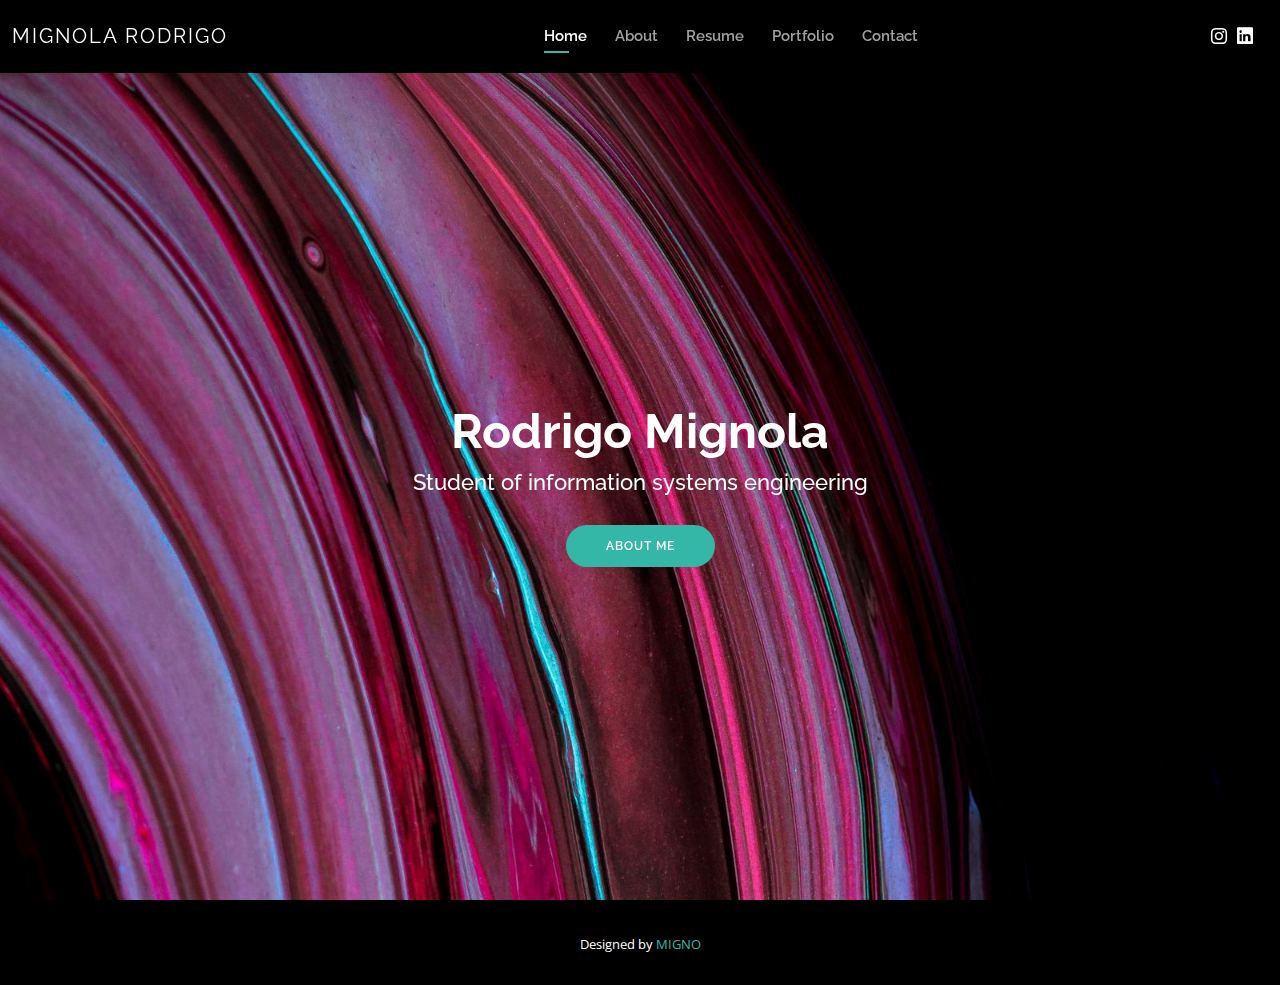
<file: index.html>
<!DOCTYPE html>
<html lang="en">

<head>
  <meta charset="utf-8">
  <meta content="width=device-width, initial-scale=1.0" name="viewport">

  <title>Rodrigo Mignola - CV</title>
  <meta content="" name="description">
  <meta content="" name="keywords">

  <!-- Favicons -->
  <link href="assets/img/LogoPage.png" rel="icon">
  <link href="assets/img/LogoPage.png" rel="apple-touch-icon">

  <!-- Google Fonts -->
  <link
    href="https://fonts.googleapis.com/css?family=Open+Sans:300,300i,400,400i,600,600i,700,700i|Raleway:300,300i,400,400i,500,500i,600,600i,700,700i|Poppins:300,300i,400,400i,500,500i,600,600i,700,700i"
    rel="stylesheet">

  <!-- Vendor CSS Files -->
  <link href="assets/vendor/aos/aos.css" rel="stylesheet">
  <link href="assets/vendor/bootstrap/css/bootstrap.min.css" rel="stylesheet">
  <link href="assets/vendor/bootstrap-icons/bootstrap-icons.css" rel="stylesheet">
  <link href="assets/vendor/boxicons/css/boxicons.min.css" rel="stylesheet">
  <link href="assets/vendor/glightbox/css/glightbox.min.css" rel="stylesheet">
  <link href="assets/vendor/swiper/swiper-bundle.min.css" rel="stylesheet">

  <!-- Template Main CSS File -->
  <link href="assets/css/style.css" rel="stylesheet">

  <!-- =======================================================
  * Template Name: Kelly - v4.3.0
  * Template URL: https://bootstrapmade.com/kelly-free-bootstrap-cv-resume-html-template/
  * Author: BootstrapMade.com
  * License: https://bootstrapmade.com/license/
  ======================================================== -->
</head>

<body>

  <!-- ======= Header ======= -->
  <header id="header" class="fixed-top">
    <div class="container-fluid d-flex justify-content-between align-items-center">

      <h1 class="logo me-auto me-lg-0"><a href="index.html">Mignola Rodrigo</a></h1>
      <!-- Uncomment below if you prefer to use an image logo -->
      <!-- <a href="index.html" class="logo"><img src="assets/img/logo.png" alt="" class="img-fluid"></a>-->

      <nav id="navbar" class="navbar order-last order-lg-0">
        <ul>
          <li><a class="active" href="index.html">Home</a></li>
          <li><a href="about.html">About</a></li>
          <li><a href="resume.html">Resume</a></li>
            <!-- <li><a href="services.html">Services</a></li> -->
            <li><a href="portfolio.html">Portfolio</a></li>
          <li><a href="contact.html">Contact</a></li>
        </ul>
        <i class="bi bi-list mobile-nav-toggle"></i>
      </nav><!-- .navbar -->

      <div class="header-social-links">
        <!-- <a href="#" class="twitter"><i class="bi bi-twitter"></i></a> -->
        <!-- <a href="#" class="facebook"><i class="bi bi-facebook"></i></a> -->
        <a href="https://www.instagram.com/rodrigomignola/?hl=es-la" class="instagram" target="_BLANK"><i class="bi bi-instagram"></i></a>
        <a href="https://www.linkedin.com/in/rmignola" class="linkedin" target="_BLANK"><i class="bi bi-linkedin"></i></i></a>
      </div>

    </div>

  </header><!-- End Header -->

  <!-- ======= Hero Section ======= -->
  <section id="hero" class="d-flex align-items-center">
    <div class="container d-flex flex-column align-items-center" data-aos="zoom-in" data-aos-delay="100">
      <h1>Rodrigo Mignola</h1>
      <h2>Student of information systems engineering</h2>
      <a href="about.html" class="btn-about">About Me</a>
    </div>
  </section><!-- End Hero -->

  <!-- ======= Footer ======= -->
  <footer id="footer">
    <div class="container">
      <!-- <div class="copyright">
        &copy; Copyright <strong><span>K</span></strong>. All Rights Reserved
      </div> -->
      <div class="credits">
                Designed by <a href="https://www.linkedin.com/in/rmignola" target="_BLANK">MIGNO</a>
      </div>
    </div>
  </footer><!-- End  Footer -->

  <div id="preloader"></div>
  <a href="#" class="back-to-top d-flex align-items-center justify-content-center"><i
      class="bi bi-arrow-up-short"></i></a>

  <!-- Vendor JS Files -->
  <script src="assets/vendor/aos/aos.js"></script>
  <script src="assets/vendor/bootstrap/js/bootstrap.bundle.min.js"></script>
  <script src="assets/vendor/glightbox/js/glightbox.min.js"></script>
  <script src="assets/vendor/isotope-layout/isotope.pkgd.min.js"></script>
  <script src="assets/vendor/php-email-form/validate.js"></script>
  <script src="assets/vendor/purecounter/purecounter.js"></script>
  <script src="assets/vendor/swiper/swiper-bundle.min.js"></script>
  <script src="assets/vendor/waypoints/noframework.waypoints.js"></script>

  <!-- Template Main JS File -->
  <script src="assets/js/main.js"></script>

</body>

</html>
</file>
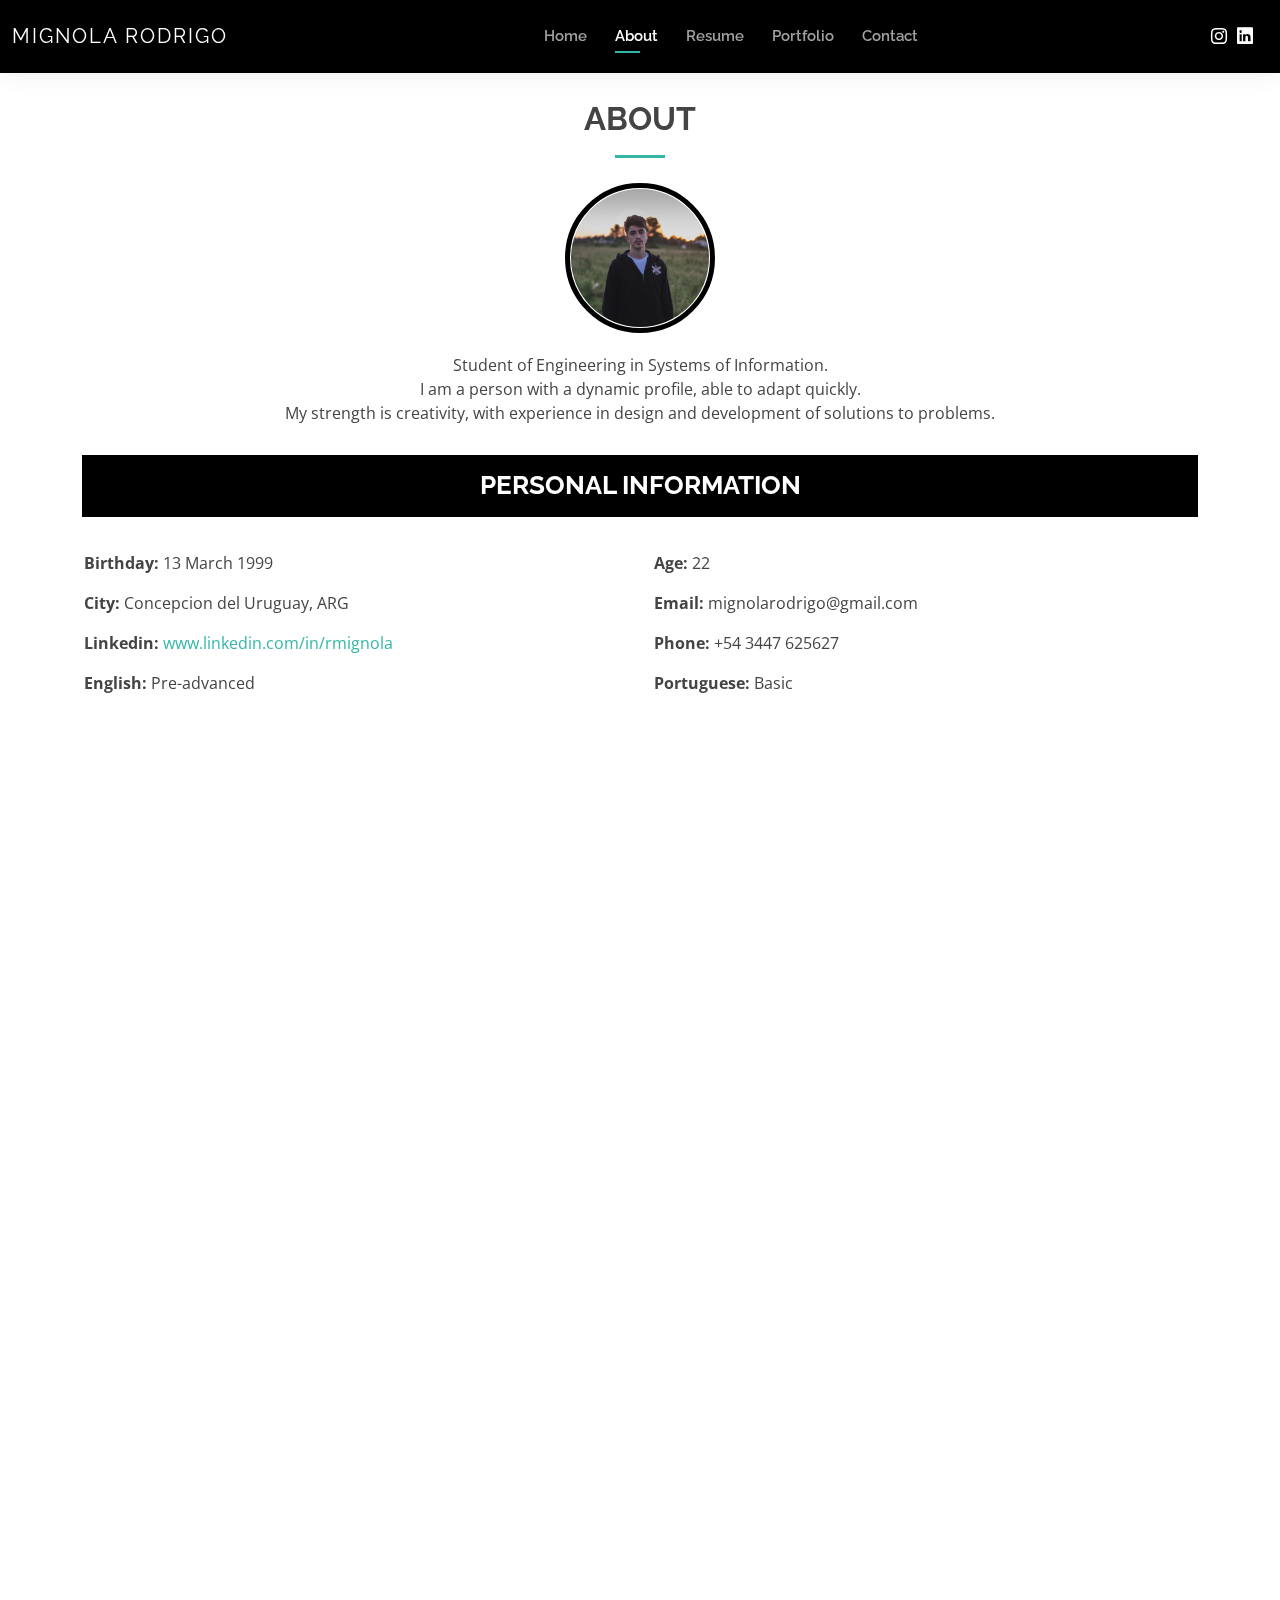
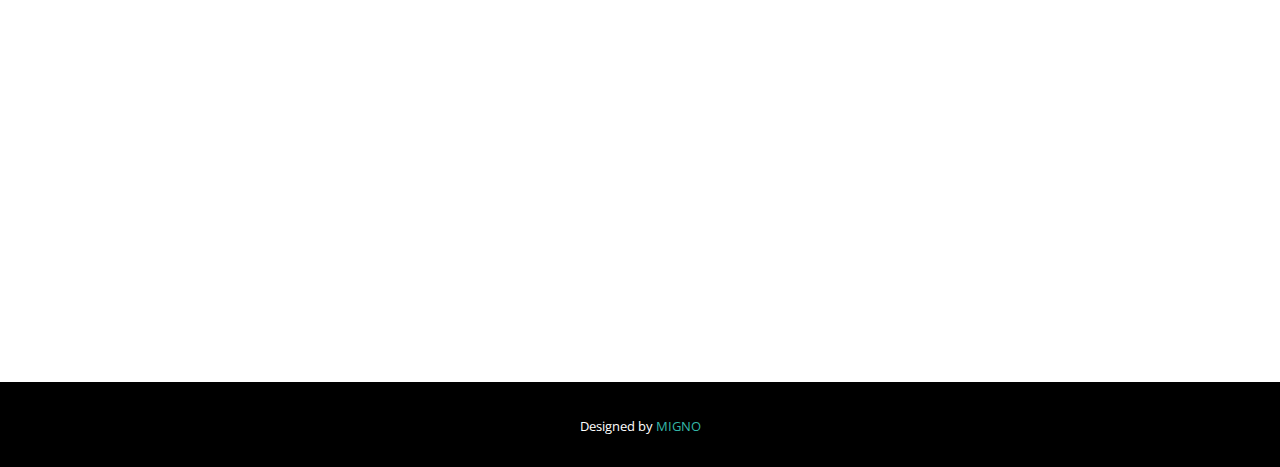
<file: about.html>
<!DOCTYPE html>
<html lang="en">

<head>
    <meta charset="utf-8">
    <meta content="width=device-width, initial-scale=1.0" name="viewport">

    <title>About - CV</title>
    <meta content="" name="description">
    <meta content="" name="keywords">

    <!-- Favicons -->
    <link href="assets/img/LogoPage.png" rel="icon">
    <link href="assets/img/LogoPage.png" rel="apple-touch-icon">

    <!-- Google Fonts -->
    <link href="https://fonts.googleapis.com/css?family=Open+Sans:300,300i,400,400i,600,600i,700,700i|Raleway:300,300i,400,400i,500,500i,600,600i,700,700i|Poppins:300,300i,400,400i,500,500i,600,600i,700,700i" rel="stylesheet">

    <!-- Vendor CSS Files -->
    <link href="assets/vendor/aos/aos.css" rel="stylesheet">
    <link href="assets/vendor/bootstrap/css/bootstrap.min.css" rel="stylesheet">
    <link href="assets/vendor/bootstrap-icons/bootstrap-icons.css" rel="stylesheet">
    <link href="assets/vendor/boxicons/css/boxicons.min.css" rel="stylesheet">
    <link href="assets/vendor/glightbox/css/glightbox.min.css" rel="stylesheet">
    <link href="assets/vendor/swiper/swiper-bundle.min.css" rel="stylesheet">

    <!-- Template Main CSS File -->
    <link href="assets/css/style.css" rel="stylesheet">

    <!-- =======================================================
  * Template Name: Kelly - v4.3.0
  * Template URL: https://bootstrapmade.com/kelly-free-bootstrap-cv-resume-html-template/
  * Author: BootstrapMade.com
  * License: https://bootstrapmade.com/license/
  ======================================================== -->
</head>

<body>

    <!-- ======= Header ======= -->
    <header id="header" class="fixed-top">
        <div class="container-fluid d-flex justify-content-between align-items-center">

            <h1 class="logo me-auto me-lg-0"><a href="index.html">Mignola Rodrigo</a></h1>
            <!-- Uncomment below if you prefer to use an image logo -->
            <!-- <a href="index.html" class="logo"><img src="assets/img/logo.png" alt="" class="img-fluid"></a>-->

            <nav id="navbar" class="navbar order-last order-lg-0">
                <ul>
                    <li><a href="index.html">Home</a></li>
                    <li><a class="active" href="about.html">About</a></li>
                    <li><a href="resume.html">Resume</a></li>
                    <!-- <li><a href="services.html">Services</a></li> -->
                    <li><a href="portfolio.html">Portfolio</a></li>
                    <li><a href="contact.html">Contact</a></li>
                </ul>
                <i class="bi bi-list mobile-nav-toggle"></i>
            </nav>
            <!-- .navbar -->

            <div class="header-social-links">
                <!-- <a href="#" class="twitter"><i class="bi bi-twitter"></i></a> -->
                <!-- <a href="#" class="facebook"><i class="bi bi-facebook"></i></a> -->
                <a href="https://www.instagram.com/rodrigomignola/?hl=es-la" class="instagram" target="_BLANK"><i class="bi bi-instagram"></i></a>
                <a href="https://www.linkedin.com/in/rmignola" class="linkedin" target="_BLANK"><i class="bi bi-linkedin"></i></i></a>
            </div>

        </div>

    </header>
    <!-- End Header -->

    <main id="main">

        <!-- ======= About Section ======= -->
        <section id="about" class="about">
            <div class="container" data-aos="fade-up">

                <div class="section-title">
                    <h2>About</h2>
                    <div class="col-lg-12">
                        <img src="assets/img/face.jpeg" class="img-fluid-about" alt="Me">
                    </div class="about-description">
                    <p>Student of Engineering in Systems of Information.</p>
                    <p>I am a person with a dynamic profile, able to adapt quickly.</p>
                    <p>My strength is creativity, with experience in design and development of solutions to problems.</p>
                </div>

                <div class="row">

                    <div class="col-lg-12 pt-4 pt-lg-0 content">
                        <div class="about-title">
                            <h3>PERSONAL INFORMATION</h3>
                        </div>
                        <!-- <p class="fst-italic">
              Lorem ipsum dolor sit amet, consectetur adipiscing elit, sed do eiusmod tempor incididunt ut labore et dolore
              magna aliqua.
            </p> -->
                        <div class="row">
                            <div class="col-lg-6">
                                <ul>
                                    <li><i class="bi bi-rounded-right"></i> <strong>Birthday:</strong> 13 March 1999</li>
                                    <li><i class="bi bi-rounded-right"></i> <strong>City:</strong> Concepcion del Uruguay, ARG</li>
                                    <li><i class="bi bi-rounded-right"></i> <strong>Linkedin:</strong><a href="https://www.linkedin.com/in/rmignola"> www.linkedin.com/in/rmignola</a></li>
                                    <li><i class="bi bi-rounded-right"></i> <strong>English:</strong> Pre-advanced</li>
                                </ul>
                            </div>
                            <div class="col-lg-6">
                                <ul>
                                    <li><i class="bi bi-rounded-right"></i> <strong>Age:</strong> 22</li>
                                    <li><i class="bi bi-rounded-right"></i> <strong>Email:</strong> mignolarodrigo@gmail.com</li>
                                    <li><i class="bi bi-rounded-right"></i> <strong>Phone:</strong> +54 3447 625627</li>
                                    <li><i class="bi bi-rounded-right"></i> <strong>Portuguese:</strong> Basic</li>
                                </ul>
                            </div>
                            <!-- </div>
            <p>
              Officiis eligendi itaque labore et dolorum mollitia officiis optio vero. Quisquam sunt adipisci omnis et ut. Nulla accusantium dolor incidunt officia tempore. Et eius omnis.
              Cupiditate ut dicta maxime officiis quidem quia. Sed et consectetur qui quia repellendus itaque neque. Aliquid amet quidem ut quaerat cupiditate. Ab et eum qui repellendus omnis culpa magni laudantium dolores.
            </p> 
          </div> -->
                        </div>

                    </div>
        </section>
        <!-- End About Section -->

        <!-- ======= Skills Section ======= -->
        <section id="skills" class="skills">
            <div class="container" data-aos="fade-up">

                <div class="section-title">
                    <h2>Skills</h2>
                    <!-- <p>Magnam dolores commodi suscipit. Necessitatibus eius consequatur ex aliquid fuga eum quidem. Sit sint consectetur velit. Quisquam quos quisquam cupiditate. Et nemo qui impedit suscipit alias ea. Quia fugiat sit in iste officiis commodi quidem hic quas.</p> -->
                </div>

                <div class="row skills-content">

                    <div class="col-lg-6">

                        <div class="progress">
                            <span class="skill">AUDIOVISUAL EDITION<i class="val">ADVANCED</i></span>
                            <div class="progress-bar-wrap">
                                <div class="progress-bar" role="progressbar" aria-valuenow="100" aria-valuemin="0" aria-valuemax="100"></div>
                            </div>
                        </div>

                        <div class="progress">
                            <span class="skill">GRAPHIC RESOURCES DOMAIN<i class="val">ADVANCED</i></span>
                            <div class="progress-bar-wrap">
                                <div class="progress-bar" role="progressbar" aria-valuenow="100" aria-valuemin="0" aria-valuemax="100"></div>
                            </div>
                        </div>

                        <div class="progress">
                            <span class="skill">WEB DEVELOPMENT<i class="val">MEDIUM</i></span>
                            <div class="progress-bar-wrap">
                                <div class="progress-bar" role="progressbar" aria-valuenow="100" aria-valuemin="0" aria-valuemax="100"></div>
                            </div>
                        </div>

                        <div class="progress">
                            <span class="skill">HTML - CSS - JS - C# - PYTHON<i class="val">MEDIUM/ADVANCED</i></span>
                            <div class="progress-bar-wrap">
                                <div class="progress-bar" role="progressbar" aria-valuenow="100" aria-valuemin="0" aria-valuemax="100"></div>
                            </div>
                        </div>

                        <div class="progress">
                            <span class="skill">GENERAL DESIGN CONCEPTS<i class="val">APPROVED</i></span>
                            <div class="progress-bar-wrap">
                                <div class="progress-bar" role="progressbar" aria-valuenow="100" aria-valuemin="0" aria-valuemax="100"></div>
                            </div>
                        </div>

                        <div class="progress">
                            <span class="skill">ADOBE TOOLS<i class="val">ADVANCED</i></span>
                            <div class="progress-bar-wrap">
                                <div class="progress-bar" role="progressbar" aria-valuenow="100" aria-valuemin="0" aria-valuemax="100"></div>
                            </div>
                        </div>

                    </div>

                    <div class="col-lg-6">

                        <div class="progress">
                            <span class="skill">MASTERY OF SOUND TOOLS<i class="val">ADVANCED</i></span>
                            <div class="progress-bar-wrap">
                                <div class="progress-bar" role="progressbar" aria-valuenow="100" aria-valuemin="0" aria-valuemax="100"></div>
                            </div>
                        </div>

                        <div class="progress">
                            <span class="skill">KNOWLEDGE IN SEO POSITIONING<i class="val">BEGINNER</i></span>
                            <div class="progress-bar-wrap">
                                <div class="progress-bar" role="progressbar" aria-valuenow="100" aria-valuemin="0" aria-valuemax="100"></div>
                            </div>
                        </div>

                        <div class="progress">
                            <span class="skill">SOCIAL MEDIA MANAGEMENT<i class="val">ADVANCED</i></span>
                            <div class="progress-bar-wrap">
                                <div class="progress-bar" role="progressbar" aria-valuenow="100" aria-valuemin="0" aria-valuemax="100"></div>
                            </div>
                        </div>

                        <div class="progress">
                            <span class="skill">MICROSOFT OFFICE DOMAIN<i class="val">GENERAL</i></span>
                            <div class="progress-bar-wrap">
                                <div class="progress-bar" role="progressbar" aria-valuenow="100" aria-valuemin="0" aria-valuemax="100"></div>
                            </div>
                        </div>

                        <div class="progress">
                            <span class="skill">MARKETING CONCEPTS<i class="val">BEGINNER</i></span>
                            <div class="progress-bar-wrap">
                                <div class="progress-bar" role="progressbar" aria-valuenow="100" aria-valuemin="0" aria-valuemax="100"></div>
                            </div>
                        </div>

                        <div class="progress">
                            <span class="skill">DATA ANALYSIS AND VISUALIZATION<i class="val">MEDIUM</i></span>
                            <div class="progress-bar-wrap">
                                <div class="progress-bar" role="progressbar" aria-valuenow="100" aria-valuemin="0" aria-valuemax="100"></div>
                            </div>
                        </div>

                    </div>

                </div>

            </div>
        </section>
        <!-- End Skills Section -->

        <!-- ======= Facts Section ======= -->
        <!-- <section id="facts" class="facts">
      <div class="container" data-aos="fade-up">

        <div class="section-title">
          <h2>Facts</h2>
          <p>Magnam dolores commodi suscipit. Necessitatibus eius consequatur ex aliquid fuga eum quidem. Sit sint consectetur velit. Quisquam quos quisquam cupiditate. Et nemo qui impedit suscipit alias ea. Quia fugiat sit in iste officiis commodi quidem hic quas.</p>
        </div>

        <div class="row counters">

          <div class="col-lg-3 col-6 text-center">
            <span data-purecounter-start="0" data-purecounter-end="232" data-purecounter-duration="1" class="purecounter"></span>
            <p>Clients</p>
          </div>

          <div class="col-lg-3 col-6 text-center">
            <span data-purecounter-start="0" data-purecounter-end="521" data-purecounter-duration="1" class="purecounter"></span>
            <p>Projects</p>
          </div>

          <div class="col-lg-3 col-6 text-center">
            <span data-purecounter-start="0" data-purecounter-end="1463" data-purecounter-duration="1" class="purecounter"></span>
            <p>Hours Of Support</p>
          </div>

          <div class="col-lg-3 col-6 text-center">
            <span data-purecounter-start="0" data-purecounter-end="15" data-purecounter-duration="1" class="purecounter"></span>
            <p>Hard Workers</p>
          </div>

        </div>

      </div>
    </section>End Facts Section -->

        <!-- ======= Testimonials Section ======= -->
        <section id="testimonials" class="testimonials">
            <div class="container" data-aos="fade-up">

                <div class="section-title">
                    <h2>REFERENCES</h2>
                    <!-- <p>Magnam dolores commodi suscipit. Necessitatibus eius consequatur ex aliquid fuga eum quidem. Sit sint consectetur velit. Quisquam quos quisquam cupiditate. Et nemo qui impedit suscipit alias ea. Quia fugiat sit in iste officiis commodi quidem hic quas.</p> -->
                </div>

                <!-- <div class="testimonials-slider swiper-container" data-aos="fade-up" data-aos-delay="100"> -->
                <div class="swiper-wrapper">

                    <div class="swiper-slide">
                        <div class="testimonial-item">
                            <img src="assets/img/GIBD.jpg" class="testimonial-img" alt="">
                            <h3>Anabella De Battista</h3>
                            <h4>MCS - Director of the Database Research Group</h4>
                            <h4>Consultant in Accreditation of Undergraduate and Graduate Programs</h4>
                            <h4>University Teacher</h4>
                            <h4>Head - IT Area</h4>
                            <!-- <p>
                  <i class="bx bxs-quote-alt-left quote-icon-left"></i>
                  Proin iaculis purus consequat sem cure digni ssim donec porttitora entum suscipit rhoncus. Accusantium quam, ultricies eget id, aliquam eget nibh et. Maecen aliquam, risus at semper.
                  <i class="bx bxs-quote-alt-right quote-icon-right"></i>
                </p> -->
                        </div>

                        <div class="row-mt-5" style="display: flex; align-items: flex-end;">

                            <div class="col-sm-6">
                                <div class="info">
                                    <div class="address">
                                        <i class="bi bi-geo-alt"></i>
                                        <h4>PHONE</h4>
                                        <p>+54 3442 480195</p>
                                    </div>
                                </div>
                            </div>
                            <div class="col-sm-6">
                                <div class="info">
                                    <div class="email">
                                        <i class="bi bi-envelope"></i>
                                        <h4>EMAIL</h4>
                                        <p>anadebattista@gmail.com</p>
                                    </div>
                                </div>
                            </div>
                        </div>

                    </div>
                    <!-- End testimonial item -->



                    <!-- <div class="swiper-slide"> -->
                    <!-- <div class="testimonial-item">
                <img src="assets/img/testimonials/testimonials-2.jpg" class="testimonial-img" alt="">
                <h3>Sara Wilsson</h3>
                <h4>Designer</h4>
                <p>
                  <i class="bx bxs-quote-alt-left quote-icon-left"></i>
                  Export tempor illum tamen malis malis eram quae irure esse labore quem cillum quid cillum eram malis quorum velit fore eram velit sunt aliqua noster fugiat irure amet legam anim culpa.
                  <i class="bx bxs-quote-alt-right quote-icon-right"></i>
                </p>
              </div> -->
                    <!-- </div>End testimonial item -->

                    <!-- <div class="swiper-slide"> -->
                    <!-- <div class="testimonial-item">
                <img src="assets/img/testimonials/testimonials-3.jpg" class="testimonial-img" alt="">
                <h3>Jena Karlis</h3>
                <h4>Store Owner</h4>
                <p>
                  <i class="bx bxs-quote-alt-left quote-icon-left"></i>
                  Enim nisi quem export duis labore cillum quae magna enim sint quorum nulla quem veniam duis minim tempor labore quem eram duis noster aute amet eram fore quis sint minim.
                  <i class="bx bxs-quote-alt-right quote-icon-right"></i>
                </p>
              </div> -->
                    <!-- </div>End testimonial item -->

                    <!-- <div class="swiper-slide">
              <div class="testimonial-item">
                <img src="assets/img/testimonials/testimonials-4.jpg" class="testimonial-img" alt="">
                <h3>Matt Brandon</h3>
                <h4>Freelancer</h4>
                <p>
                  <i class="bx bxs-quote-alt-left quote-icon-left"></i>
                  Fugiat enim eram quae cillum dolore dolor amet nulla culpa multos export minim fugiat minim velit minim dolor enim duis veniam ipsum anim magna sunt elit fore quem dolore labore illum veniam.
                  <i class="bx bxs-quote-alt-right quote-icon-right"></i>
                </p>
              </div> -->
                    <!-- </div>End testimonial item -->

                    <!-- <div class="swiper-slide">
              <div class="testimonial-item">
                <img src="assets/img/testimonials/testimonials-5.jpg" class="testimonial-img" alt="">
                <h3>John Larson</h3>
                <h4>Entrepreneur</h4>
                <p>
                  <i class="bx bxs-quote-alt-left quote-icon-left"></i>
                  Quis quorum aliqua sint quem legam fore sunt eram irure aliqua veniam tempor noster veniam enim culpa labore duis sunt culpa nulla illum cillum fugiat legam esse veniam culpa fore nisi cillum quid.
                  <i class="bx bxs-quote-alt-right quote-icon-right"></i>
                </p>
              </div>
            </div> -->
                    <!-- End testimonial item -->



                    <!-- </div>
          <div class="swiper-pagination"></div>
        </div> -->

                </div>
        </section>
        <!-- End Testimonials Section -->

    </main>
    <!-- End #main -->

    <!-- ======= Footer ======= -->
    <footer id="footer">
        <div class="container">
            <div class="credits">
                <!-- All the links in the footer should remain intact. -->
                <!-- You can delete the links only if you purchased the pro version. -->
                <!-- Licensing information: https://bootstrapmade.com/license/ -->
                <!-- Purchase the pro version with working PHP/AJAX contact form: https://bootstrapmade.com/kelly-free-bootstrap-cv-resume-html-template/ -->
                Designed by <a href="https://www.linkedin.com/in/rmignola" target="_BLANK">MIGNO</a>
            </div>
        </div>
    </footer>
    <!-- End  Footer -->

    <div id="preloader"></div>
    <a href="#" class="back-to-top d-flex align-items-center justify-content-center"><i class="bi bi-arrow-up-short"></i></a>

    <!-- Vendor JS Files -->
    <script src="assets/vendor/aos/aos.js"></script>
    <script src="assets/vendor/bootstrap/js/bootstrap.bundle.min.js"></script>
    <script src="assets/vendor/glightbox/js/glightbox.min.js"></script>
    <script src="assets/vendor/isotope-layout/isotope.pkgd.min.js"></script>
    <script src="assets/vendor/php-email-form/validate.js"></script>
    <script src="assets/vendor/purecounter/purecounter.js"></script>
    <script src="assets/vendor/swiper/swiper-bundle.min.js"></script>
    <script src="assets/vendor/waypoints/noframework.waypoints.js"></script>

    <!-- Template Main JS File -->
    <script src="assets/js/main.js"></script>

</body>

</html>
</file>
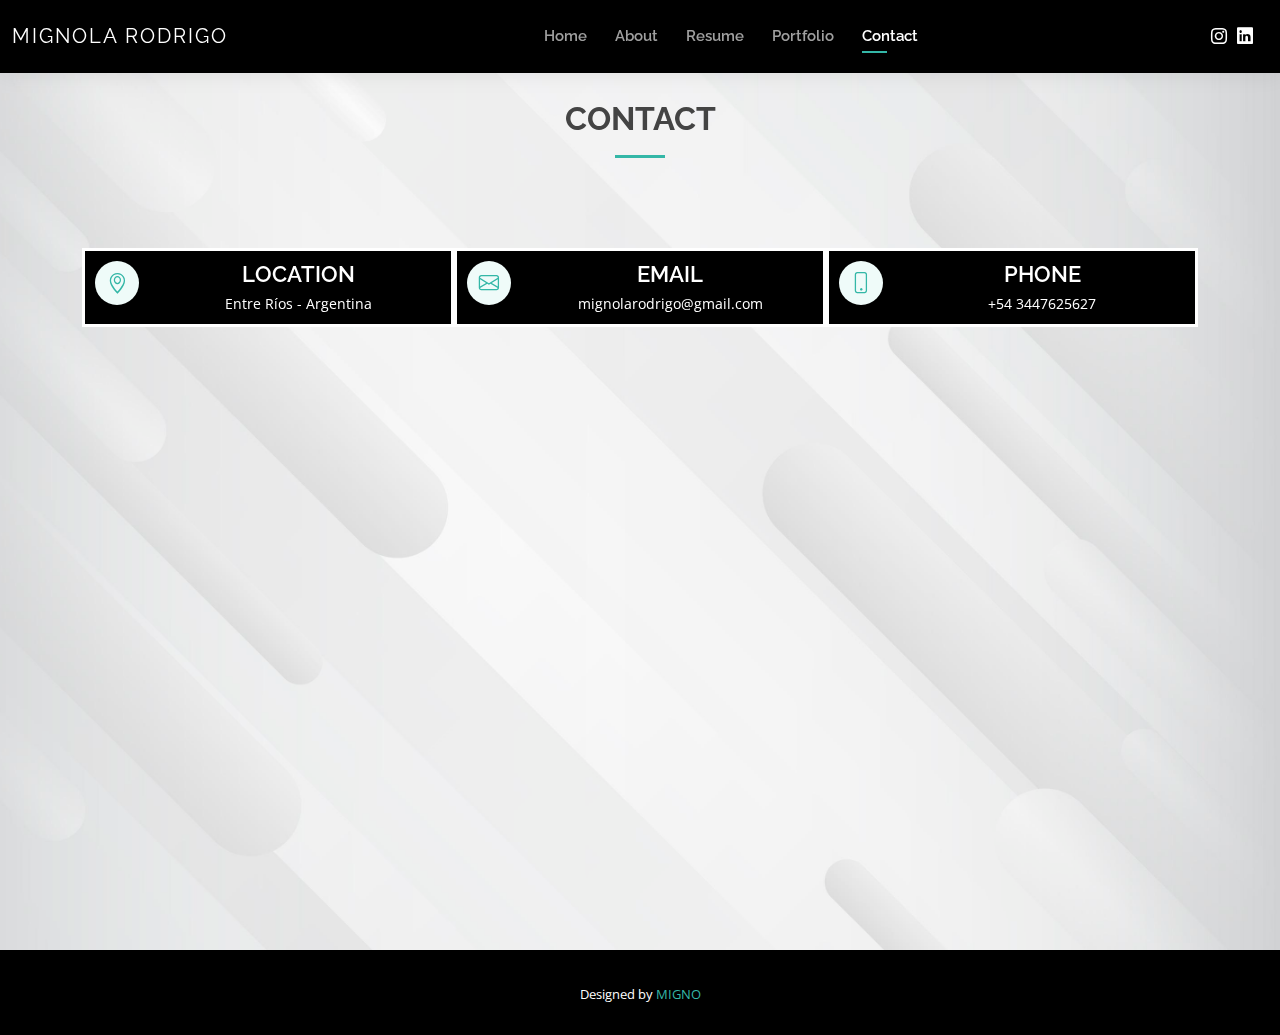
<file: contact.html>
<!DOCTYPE html>
<html lang="en">

<head>
    <meta charset="utf-8">
    <meta content="width=device-width, initial-scale=1.0" name="viewport">

    <title>Contact - CV</title>
    <meta content="" name="description">
    <meta content="" name="keywords">

    <!-- Favicons -->
    <link href="assets/img/LogoPage.png" rel="icon">
    <link href="assets/img/LogoPage.png" rel="apple-touch-icon">

    <!-- Google Fonts -->
    <link href="https://fonts.googleapis.com/css?family=Open+Sans:300,300i,400,400i,600,600i,700,700i|Raleway:300,300i,400,400i,500,500i,600,600i,700,700i|Poppins:300,300i,400,400i,500,500i,600,600i,700,700i" rel="stylesheet">

    <!-- Vendor CSS Files -->
    <link href="assets/vendor/aos/aos.css" rel="stylesheet">
    <link href="assets/vendor/bootstrap/css/bootstrap.min.css" rel="stylesheet">
    <link href="assets/vendor/bootstrap-icons/bootstrap-icons.css" rel="stylesheet">
    <link href="assets/vendor/boxicons/css/boxicons.min.css" rel="stylesheet">
    <link href="assets/vendor/glightbox/css/glightbox.min.css" rel="stylesheet">
    <link href="assets/vendor/swiper/swiper-bundle.min.css" rel="stylesheet">

    <!-- Template Main CSS File -->
    <link href="assets/css/style.css" rel="stylesheet">

    <!-- =======================================================
  * Template Name: Kelly - v4.3.0
  * Template URL: https://bootstrapmade.com/kelly-free-bootstrap-cv-resume-html-template/
  * Author: BootstrapMade.com
  * License: https://bootstrapmade.com/license/
  ======================================================== -->
</head>

<body>

    <!-- ======= Header ======= -->
    <header id="header" class="fixed-top">
        <div class="container-fluid d-flex justify-content-between align-items-center">

            <h1 class="logo me-auto me-lg-0"><a href="index.html">Mignola Rodrigo</a></h1>
            <!-- Uncomment below if you prefer to use an image logo -->
            <!-- <a href="index.html" class="logo"><img src="assets/img/logo.png" alt="" class="img-fluid"></a>-->

            <nav id="navbar" class="navbar order-last order-lg-0">
                <ul>
                    <li><a href="index.html">Home</a></li>
                    <li><a href="about.html">About</a></li>
                    <li><a href="resume.html">Resume</a></li>
                    <!-- <li><a href="services.html">Services</a></li> -->
                    <li><a href="portfolio.html">Portfolio</a></li>
                    <li><a class="active" href="contact.html">Contact</a></li>
                </ul>
                <i class="bi bi-list mobile-nav-toggle"></i>
            </nav>
            <!-- .navbar -->

            <div class="header-social-links">
                <!-- <a href="#" class="twitter"><i class="bi bi-twitter"></i></a> -->
                <!-- <a href="#" class="facebook"><i class="bi bi-facebook"></i></a> -->
                <a href="https://www.instagram.com/rodrigomignola/?hl=es-la" class="instagram" target="_BLANK"><i class="bi bi-instagram"></i></a>
                <a href="https://www.linkedin.com/in/rmignola" class="linkedin" target="_BLANK"><i class="bi bi-linkedin"></i></i></a>
            </div>

        </div>

    </header>
    <!-- End Header -->

    <main id="main">

        <!-- ======= Contact Section ======= -->
        <section id="contact" class="contact">
            <div class="container" data-aos="fade-up">

                <div class="section-title">
                    <h2>Contact</h2>
                    <!-- <p>Magnam dolores commodi suscipit. Necessitatibus eius consequatur ex aliquid fuga eum quidem. Sit sint consectetur velit. Quisquam quos quisquam cupiditate. Et nemo qui impedit suscipit alias ea. Quia fugiat sit in iste officiis commodi quidem hic quas.</p> -->
                </div>

                <!-- <div>
          <iframe style="border:0; width: 100%; height: 270px;" src="https://www.google.com/maps/embed?pb=!1m14!1m8!1m3!1d12097.433213460943!2d-74.0062269!3d40.7101282!3m2!1i1024!2i768!4f13.1!3m3!1m2!1s0x0%3A0xb89d1fe6bc499443!2sDowntown+Conference+Center!5e0!3m2!1smk!2sbg!4v1539943755621" frameborder="0" allowfullscreen></iframe>
        </div> -->

                <div class="row-mt-12" style="display: flex; align-items: flex-end;">

                    <div class="col-sm-4">
                        <div class="info">
                            <div class="address">
                                <i class="bi bi-geo-alt"></i>
                                <h4>LOCATION</h4>
                                <p>Entre Ríos - Argentina</p>
                            </div>
                        </div>
                    </div>
                    <div class="col-sm-4">
                        <div class="info">
                            <div class="email">
                                <i class="bi bi-envelope"></i>
                                <h4>EMAIL</h4>
                                <p>mignolarodrigo@gmail.com</p>
                            </div>
                        </div>
                    </div>
                    <div class="col-sm-4">
                        <div class="info">
                            <div class="phone">
                                <i class="bi bi-phone"></i>
                                <h4>PHONE</h4>
                                <p>+54 3447625627</p>
                            </div>

                        </div>
                    </div>
                </div>



                <!-- <div class="col-lg-8 mt-5 mt-lg-0">

            <form action="forms/contact.php" method="post" role="form" class="php-email-form">
              <div class="row">
                <div class="col-md-6 form-group">
                  <input type="text" name="name" class="form-control" id="name" placeholder="Your Name" required>
                </div>
                <div class="col-md-6 form-group mt-3 mt-md-0">
                  <input type="email" class="form-control" name="email" id="email" placeholder="Your Email" required>
                </div>
              </div>
              <div class="form-group mt-3">
                <input type="text" class="form-control" name="subject" id="subject" placeholder="Subject" required>
              </div>
              <div class="form-group mt-3">
                <textarea class="form-control" name="message" rows="5" placeholder="Message" required></textarea>
              </div>
              <div class="my-3">
                <div class="loading">Loading</div>
                <div class="error-message"></div>
                <div class="sent-message">Your message has been sent. Thank you!</div>
              </div>
              <div class="text-center"><button type="submit">Send Message</button></div>
            </form>

          </div> -->

            </div>

            </div>
        </section>
        <!-- End Contact Section -->

    </main>
    <!-- End #main -->

    <!-- ======= Footer ======= -->
    <footer id="footer">
        <div class="container">
            <div class="credits">
                <!-- All the links in the footer should remain intact. -->
                <!-- You can delete the links only if you purchased the pro version. -->
                <!-- Licensing information: https://bootstrapmade.com/license/ -->
                <!-- Purchase the pro version with working PHP/AJAX contact form: https://bootstrapmade.com/kelly-free-bootstrap-cv-resume-html-template/ -->
                Designed by <a href="https://www.linkedin.com/in/rmignola" target="_BLANK">MIGNO</a>
            </div>
        </div>
    </footer>
    <!-- End  Footer -->

    <div id="preloader"></div>
    <a href="#" class="back-to-top d-flex align-items-center justify-content-center"><i class="bi bi-arrow-up-short"></i></a>

    <!-- Vendor JS Files -->
    <script src="assets/vendor/aos/aos.js"></script>
    <script src="assets/vendor/bootstrap/js/bootstrap.bundle.min.js"></script>
    <script src="assets/vendor/glightbox/js/glightbox.min.js"></script>
    <script src="assets/vendor/isotope-layout/isotope.pkgd.min.js"></script>
    <script src="assets/vendor/php-email-form/validate.js"></script>
    <script src="assets/vendor/purecounter/purecounter.js"></script>
    <script src="assets/vendor/swiper/swiper-bundle.min.js"></script>
    <script src="assets/vendor/waypoints/noframework.waypoints.js"></script>

    <!-- Template Main JS File -->
    <script src="assets/js/main.js"></script>

</body>

</html>
</file>
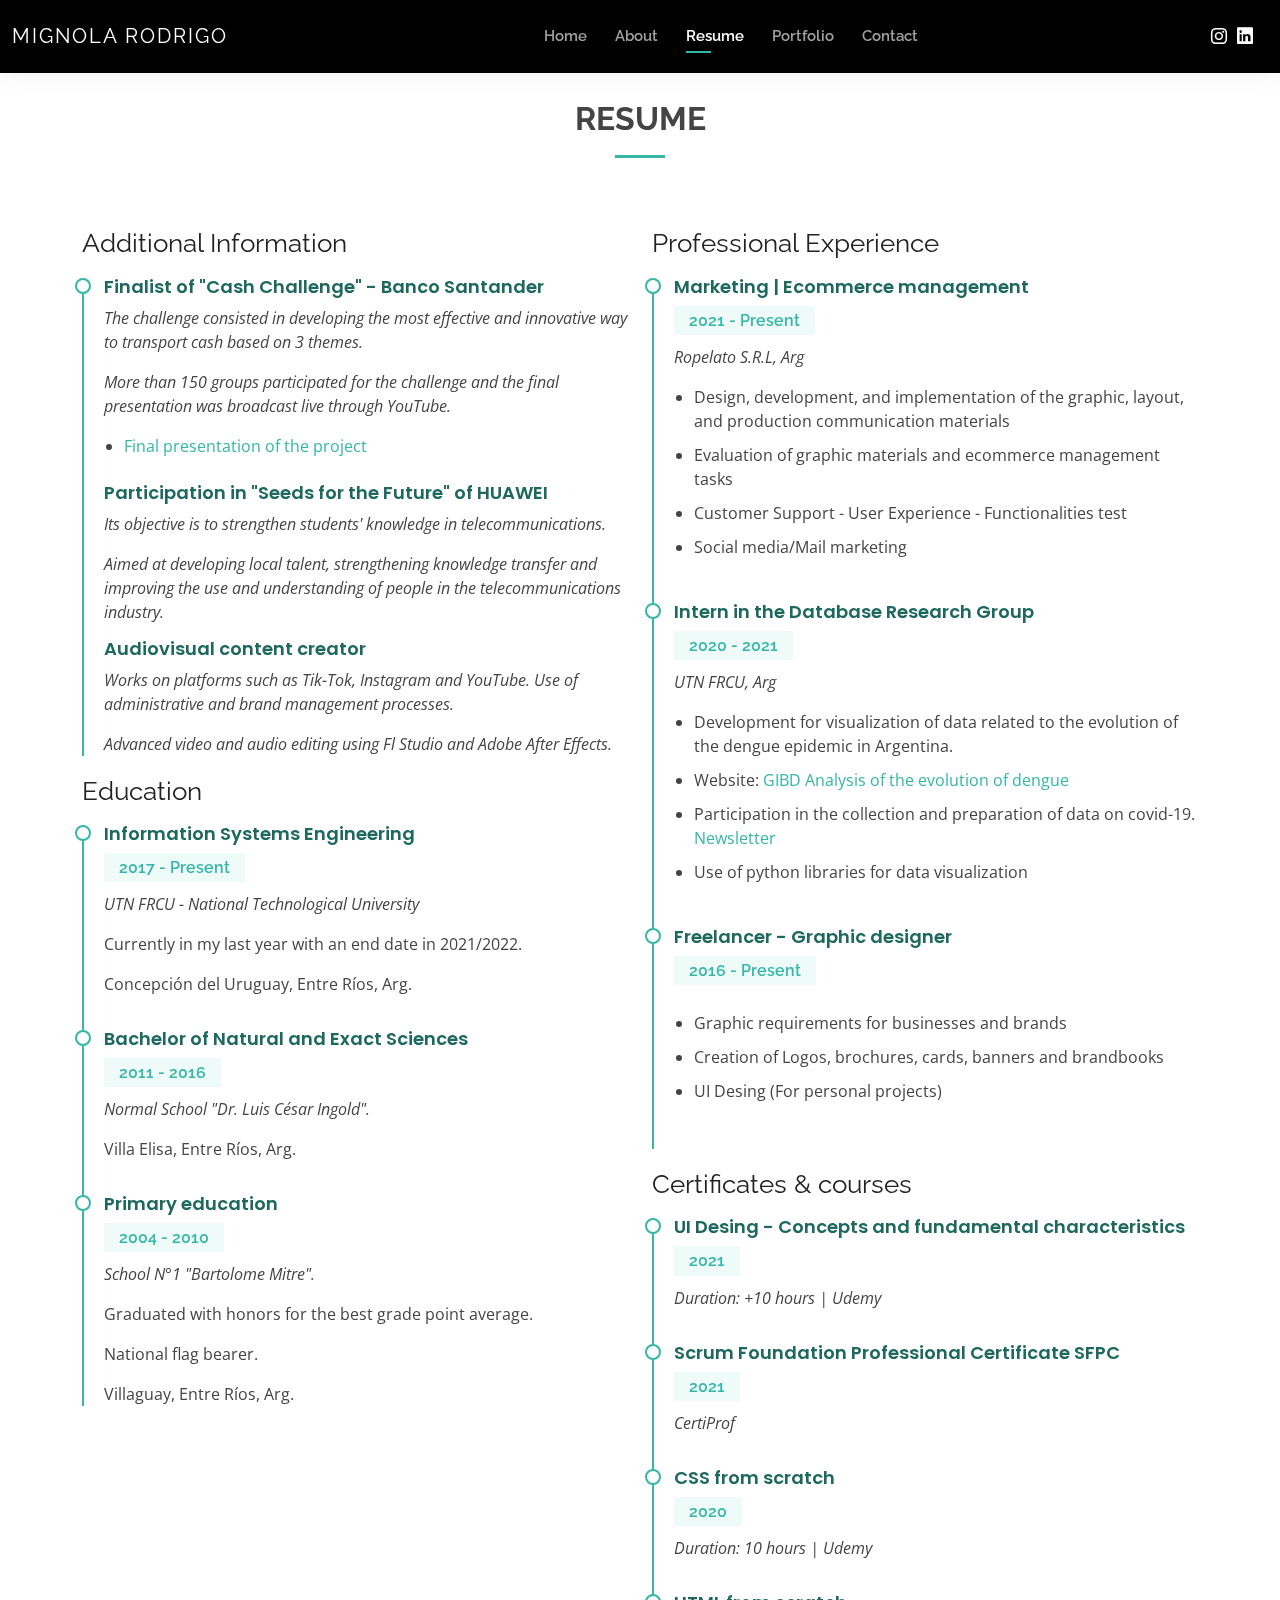
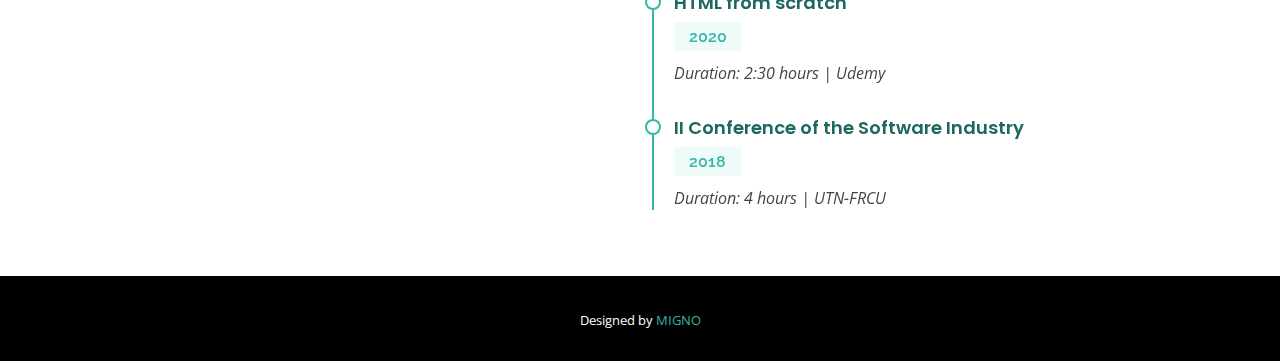
<file: resume.html>
<!DOCTYPE html>
<html lang="en">

<head>
  <meta charset="utf-8">
  <meta content="width=device-width, initial-scale=1.0" name="viewport">

  <title>Resume - CV</title>
  <meta content="" name="description">
  <meta content="" name="keywords">

  <!-- Favicons -->
  <link href="assets/img/LogoPage.png" rel="icon">
  <link href="assets/img/LogoPage.png" rel="apple-touch-icon">

  <!-- Google Fonts -->
  <link href="https://fonts.googleapis.com/css?family=Open+Sans:300,300i,400,400i,600,600i,700,700i|Raleway:300,300i,400,400i,500,500i,600,600i,700,700i|Poppins:300,300i,400,400i,500,500i,600,600i,700,700i" rel="stylesheet">

  <!-- Vendor CSS Files -->
  <link href="assets/vendor/aos/aos.css" rel="stylesheet">
  <link href="assets/vendor/bootstrap/css/bootstrap.min.css" rel="stylesheet">
  <link href="assets/vendor/bootstrap-icons/bootstrap-icons.css" rel="stylesheet">
  <link href="assets/vendor/boxicons/css/boxicons.min.css" rel="stylesheet">
  <link href="assets/vendor/glightbox/css/glightbox.min.css" rel="stylesheet">
  <link href="assets/vendor/swiper/swiper-bundle.min.css" rel="stylesheet">

  <!-- Template Main CSS File -->
  <link href="assets/css/style.css" rel="stylesheet">

  <!-- =======================================================
  * Template Name: Kelly - v4.3.0
  * Template URL: https://bootstrapmade.com/kelly-free-bootstrap-cv-resume-html-template/
  * Author: BootstrapMade.com
  * License: https://bootstrapmade.com/license/
  ======================================================== -->
</head>

<body>

  <!-- ======= Header ======= -->
  <header id="header" class="fixed-top">
    <div class="container-fluid d-flex justify-content-between align-items-center">

      <h1 class="logo me-auto me-lg-0"><a href="index.html">Mignola Rodrigo</a></h1>
      <!-- Uncomment below if you prefer to use an image logo -->
      <!-- <a href="index.html" class="logo"><img src="assets/img/logo.png" alt="" class="img-fluid"></a>-->

      <nav id="navbar" class="navbar order-last order-lg-0">
        <ul>
          <li><a href="index.html">Home</a></li>
          <li><a href="about.html">About</a></li>
          <li><a class="active" href="resume.html">Resume</a></li>
          <!-- <li><a href="services.html">Services</a></li> -->
          <li><a href="portfolio.html">Portfolio</a></li>
          <li><a href="contact.html">Contact</a></li>
        </ul>
        <i class="bi bi-list mobile-nav-toggle"></i>
      </nav><!-- .navbar -->

      <div class="header-social-links">
         <!-- <a href="#" class="twitter"><i class="bi bi-twitter"></i></a> -->
       <!-- <a href="#" class="facebook"><i class="bi bi-facebook"></i></a> -->
       <a href="https://www.instagram.com/rodrigomignola/?hl=es-la" class="instagram" target="_BLANK"><i class="bi bi-instagram"></i></a>
       <a href="https://www.linkedin.com/in/rmignola" class="linkedin" target="_BLANK"><i class="bi bi-linkedin"></i></i></a>
      </div>

    </div>

  </header><!-- End Header -->

  <main id="main">

    <!-- ======= Resume Section ======= -->
    <section id="resume" class="resume">
      <div class="container" data-aos="fade-up">

        <div class="section-title">
          <h2>Resume</h2>
          <!-- <p>Magnam dolores commodi suscipit. Necessitatibus eius consequatur ex aliquid fuga eum quidem. Sit sint consectetur velit. Quisquam quos quisquam cupiditate. Et nemo qui impedit suscipit alias ea. Quia fugiat sit in iste officiis commodi quidem hic quas.</p> -->
        </div>

        <div class="row">
          <div class="col-lg-6">
            <h3 class="resume-title">Additional Information</h3>
            <div class="resume-item pb-0">
                <h4>Finalist of "Cash Challenge" - Banco Santander</h4>
                <p><em>The challenge consisted in developing the most effective and innovative way to transport cash based on 3 themes.</em></p>
               <p><em>More than 150 groups participated for the challenge and the final presentation was broadcast live through YouTube.</em></p>
               <p>
               <ul>
                <li><a href="https://www.youtube.com/watch?v=7XlmnPkmLvE" target="_blank">Final presentation of the project</a></li>
              </ul>
              </p>
            
                <h4>Participation in "Seeds for the Future" of HUAWEI</h4>
                <p><em>Its objective is to strengthen students' knowledge in telecommunications. </em></p>
              <p><em>Aimed at developing local talent, strengthening knowledge transfer and improving the use and understanding of people in the telecommunications industry.</em></p>
           
              <h4>Audiovisual content creator</h4>
                <p><em>Works on platforms such as Tik-Tok, Instagram and YouTube. Use of administrative and brand management processes.</em></p>
              <p><em>Advanced video and audio editing using Fl Studio and Adobe After Effects.</em></p>
            
           </div>
           

            <h3 class="resume-title">Education</h3>
            <div class="resume-item">
              <h4>Information Systems Engineering</h4>
              <h5>2017 - Present</h5>
              <p><em>UTN FRCU - National Technological University</em></p>
              <p>Currently in my last year with an end date in 2021/2022.</p>
              <p>Concepción del Uruguay, Entre Ríos, Arg.</p>
            </div>
            <div class="resume-item">
              <h4>Bachelor of Natural and Exact Sciences</h4>
              <h5>2011 - 2016</h5>
              <p><em>Normal School "Dr. Luis César Ingold".</em></p>
              <p>Villa Elisa, Entre Ríos, Arg.</p>
            </div>
            <div class="resume-item">
              <h4>Primary education</h4>
              <h5>2004 - 2010</h5>
              <p><em>School N°1 "Bartolome Mitre".</em></p>
              <p>Graduated with honors for the best grade point average.</p>
              <p>National flag bearer.</p>
              <p>Villaguay, Entre Ríos, Arg.</p>
            </div>
          </div>
          <div class="col-lg-6">
            <h3 class="resume-title">Professional Experience</h3>
            <div class="resume-item">
              <h4>Marketing | Ecommerce management</h4>
              <h5>2021 - Present</h5>
              <p><em>Ropelato S.R.L, Arg </em></p>
              <p>
              <ul>
                <li>Design, development, and implementation of the graphic, layout, and production communication materials</li>
                <li>Evaluation of graphic materials and ecommerce management tasks</li>
                <li>Customer Support - User Experience - Functionalities test</li>
                <li>Social media/Mail marketing</li>
              </ul>
              </p>
            </div>
            <div class="resume-item">
              <h4>Intern in the Database Research Group</h4>
              <h5>2020 - 2021</h5>
              <p><em>UTN FRCU, Arg</em></p>
              <p>
              <ul>
                <li>Development for visualization of data related to the
                  evolution of the dengue epidemic in Argentina.</li>
                <li><a>Website: </a><a href="https://denguegibd.herokuapp.com/" target="_blank">GIBD Analysis of the evolution of dengue</a></li>
                <li>Participation in the collection and preparation of data on covid-19. <a href="https://www.elentrerios.com/opinion/investigadores-de-utn-concepcin-aportan-datos-cientficos-para-entender-cmo-avanza-la-pandemia.htm" target="_blank"> Newsletter</a></li>
                <li>Use of python libraries for data visualization</li>
              </ul>
              </p>
            </div>
            <div class="resume-item">
              <h4>Freelancer - Graphic designer</h4>
              <h5>2016 - Present</h5>
             <p>
              <ul>
                <li>Graphic requirements for businesses and brands</li>
                <li>Creation of Logos, brochures, cards, banners and brandbooks</li>
                <li>UI Desing (For personal projects)</li>
              </ul>
              </p>
            </div>
            <h3 class="resume-title">Certificates & courses</h3>
            <div class="resume-item">
              <h4>UI Desing - Concepts and fundamental characteristics</h4>
              <h5>2021</h5>
              <p><em>Duration: +10 hours | Udemy</em></p>
 
            </div>
            <div class="resume-item">
              <h4>Scrum Foundation Professional Certificate SFPC</h4>
              <h5>2021</h5>
              <p><em>CertiProf</em></p>
 
            </div>
            <div class="resume-item">
              <h4>CSS from scratch</h4>
              <h5>2020</h5>
              <p><em>Duration: 10 hours | Udemy</em></p>
 
            </div>
            <div class="resume-item">
              <h4>HTML from scratch</h4>
              <h5>2020</h5>
              <p><em>Duration: 2:30 hours | Udemy</em></p>
 
            </div>
            <div class="resume-item">
              <h4>II Conference of the Software Industry</h4>
              <h5>2018</h5>
              <p><em>Duration: 4 hours | UTN-FRCU</em></p>
 
            </div>
          </div>
        </div>

      </div>
    </section><!-- End Resume Section -->

  </main><!-- End #main -->

  <!-- ======= Footer ======= -->
  <footer id="footer">
    <div class="container">
      <div class="credits">
        <!-- All the links in the footer should remain intact. -->
        <!-- You can delete the links only if you purchased the pro version. -->
        <!-- Licensing information: https://bootstrapmade.com/license/ -->
        <!-- Purchase the pro version with working PHP/AJAX contact form: https://bootstrapmade.com/kelly-free-bootstrap-cv-resume-html-template/ -->
        Designed by <a href="https://www.linkedin.com/in/rmignola" target="_BLANK">MIGNO</a>
      </div>
    </div>
  </footer><!-- End  Footer -->

  <div id="preloader"></div>
  <a href="#" class="back-to-top d-flex align-items-center justify-content-center"><i class="bi bi-arrow-up-short"></i></a>

  <!-- Vendor JS Files -->
  <script src="assets/vendor/aos/aos.js"></script>
  <script src="assets/vendor/bootstrap/js/bootstrap.bundle.min.js"></script>
  <script src="assets/vendor/glightbox/js/glightbox.min.js"></script>
  <script src="assets/vendor/isotope-layout/isotope.pkgd.min.js"></script>
  <script src="assets/vendor/php-email-form/validate.js"></script>
  <script src="assets/vendor/purecounter/purecounter.js"></script>
  <script src="assets/vendor/swiper/swiper-bundle.min.js"></script>
  <script src="assets/vendor/waypoints/noframework.waypoints.js"></script>

  <!-- Template Main JS File -->
  <script src="assets/js/main.js"></script>

</body>

</html>
</file>
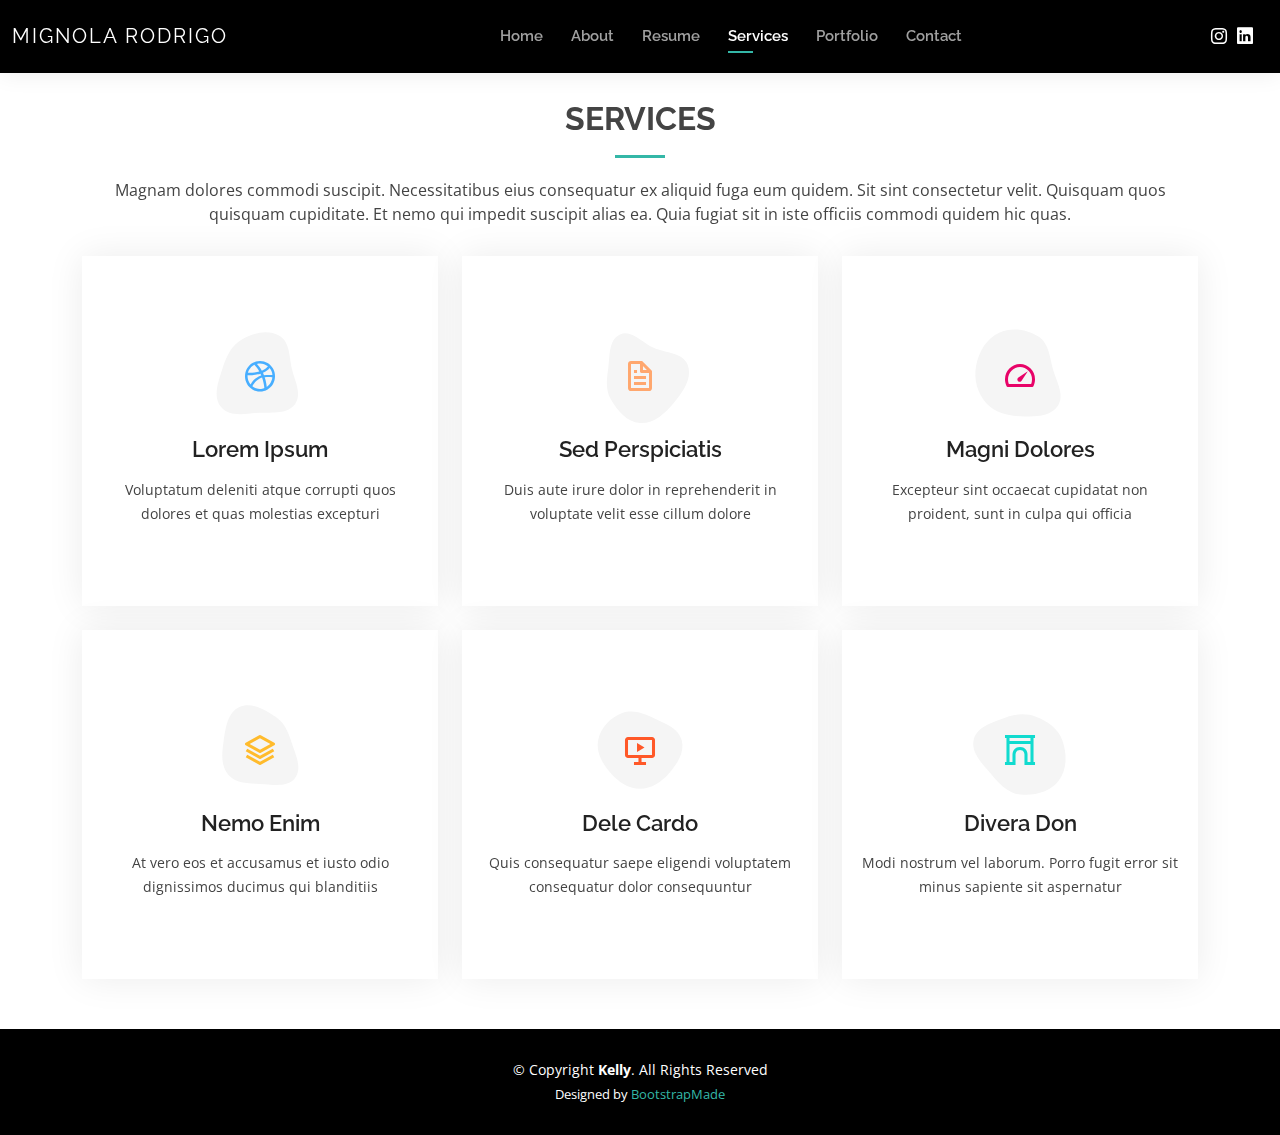
<file: services.html>
<!DOCTYPE html>
<html lang="en">

<head>
  <meta charset="utf-8">
  <meta content="width=device-width, initial-scale=1.0" name="viewport">

  <title>Services - CV</title>
  <meta content="" name="description">
  <meta content="" name="keywords">

  <!-- Favicons -->
  <link href="assets/img/LogoPage.png" rel="icon">
  <link href="assets/img/LogoPage.png" rel="apple-touch-icon">

  <!-- Google Fonts -->
  <link href="https://fonts.googleapis.com/css?family=Open+Sans:300,300i,400,400i,600,600i,700,700i|Raleway:300,300i,400,400i,500,500i,600,600i,700,700i|Poppins:300,300i,400,400i,500,500i,600,600i,700,700i" rel="stylesheet">

  <!-- Vendor CSS Files -->
  <link href="assets/vendor/aos/aos.css" rel="stylesheet">
  <link href="assets/vendor/bootstrap/css/bootstrap.min.css" rel="stylesheet">
  <link href="assets/vendor/bootstrap-icons/bootstrap-icons.css" rel="stylesheet">
  <link href="assets/vendor/boxicons/css/boxicons.min.css" rel="stylesheet">
  <link href="assets/vendor/glightbox/css/glightbox.min.css" rel="stylesheet">
  <link href="assets/vendor/swiper/swiper-bundle.min.css" rel="stylesheet">

  <!-- Template Main CSS File -->
  <link href="assets/css/style.css" rel="stylesheet">

  <!-- =======================================================
  * Template Name: Kelly - v4.3.0
  * Template URL: https://bootstrapmade.com/kelly-free-bootstrap-cv-resume-html-template/
  * Author: BootstrapMade.com
  * License: https://bootstrapmade.com/license/
  ======================================================== -->
</head>

<body>

  <!-- ======= Header ======= -->
  <header id="header" class="fixed-top">
    <div class="container-fluid d-flex justify-content-between align-items-center">

      <h1 class="logo me-auto me-lg-0"><a href="index.html">Mignola Rodrigo</a></h1>
      <!-- Uncomment below if you prefer to use an image logo -->
      <!-- <a href="index.html" class="logo"><img src="assets/img/logo.png" alt="" class="img-fluid"></a>-->

      <nav id="navbar" class="navbar order-last order-lg-0">
        <ul>
          <li><a href="index.html">Home</a></li>
          <li><a href="about.html">About</a></li>
          <li><a href="resume.html">Resume</a></li>
          <li><a class="active" href="services.html">Services</a></li>
          <li><a href="portfolio.html">Portfolio</a></li>
          <li><a href="contact.html">Contact</a></li>
        </ul>
        <i class="bi bi-list mobile-nav-toggle"></i>
      </nav><!-- .navbar -->

      <div class="header-social-links">
         <!-- <a href="#" class="twitter"><i class="bi bi-twitter"></i></a> -->
       <!-- <a href="#" class="facebook"><i class="bi bi-facebook"></i></a> -->
        <a href="#" class="instagram"><i class="bi bi-instagram"></i></a>
        <a href="#" class="linkedin"><i class="bi bi-linkedin"></i></i></a>
      </div>

    </div>

  </header><!-- End Header -->

  <main id="main">

    <!-- ======= Services Section ======= -->
    <section id="services" class="services">
      <div class="container" data-aos="fade-up">

        <div class="section-title">
          <h2>Services</h2>
          <p>Magnam dolores commodi suscipit. Necessitatibus eius consequatur ex aliquid fuga eum quidem. Sit sint consectetur velit. Quisquam quos quisquam cupiditate. Et nemo qui impedit suscipit alias ea. Quia fugiat sit in iste officiis commodi quidem hic quas.</p>
        </div>

        <div class="row">
          <div class="col-lg-4 col-md-6 d-flex align-items-stretch" data-aos="zoom-in" data-aos-delay="100">
            <div class="icon-box iconbox-blue">
              <div class="icon">
                <svg width="100" height="100" viewBox="0 0 600 600" xmlns="http://www.w3.org/2000/svg">
                  <path stroke="none" stroke-width="0" fill="#f5f5f5" d="M300,521.0016835830174C376.1290562159157,517.8887921683347,466.0731472004068,529.7835943286574,510.70327084640275,468.03025145048787C554.3714126377745,407.6079735673963,508.03601936045806,328.9844924480964,491.2728898941984,256.3432110539036C474.5976632858925,184.082847569629,479.9380746630129,96.60480741107993,416.23090153303,58.64404602377083C348.86323505073057,18.502131276798302,261.93793281208167,40.57373210992963,193.5410806939664,78.93577620505333C130.42746243093433,114.334589627462,98.30271207620316,179.96522072025542,76.75703585869454,249.04625023123273C51.97151888228291,328.5150500222984,13.704378332031375,421.85034740162234,66.52175969318436,486.19268352777647C119.04800174914682,550.1803526380478,217.28368757567262,524.383925680826,300,521.0016835830174"></path>
                </svg>
                <i class="bx bxl-dribbble"></i>
              </div>
              <h4><a href="">Lorem Ipsum</a></h4>
              <p>Voluptatum deleniti atque corrupti quos dolores et quas molestias excepturi</p>
            </div>
          </div>

          <div class="col-lg-4 col-md-6 d-flex align-items-stretch mt-4 mt-md-0" data-aos="zoom-in" data-aos-delay="200">
            <div class="icon-box iconbox-orange ">
              <div class="icon">
                <svg width="100" height="100" viewBox="0 0 600 600" xmlns="http://www.w3.org/2000/svg">
                  <path stroke="none" stroke-width="0" fill="#f5f5f5" d="M300,582.0697525312426C382.5290701553225,586.8405444964366,449.9789794690241,525.3245884688669,502.5850820975895,461.55621195738473C556.606425686781,396.0723002908107,615.8543463187945,314.28637112970534,586.6730223649479,234.56875336149918C558.9533121215079,158.8439757836574,454.9685369536778,164.00468322053177,381.49747125262974,130.76875717737553C312.15926192815925,99.40240125094834,248.97055460311594,18.661163978235184,179.8680185752513,50.54337015887873C110.5421016452524,82.52863877960104,119.82277516462835,180.83849132639028,109.12597500060166,256.43424936330496C100.08760227029461,320.3096726198365,92.17705696193138,384.0621239912766,124.79988738764834,439.7174275375508C164.83382741302287,508.01625554203684,220.96474134820875,577.5009287672846,300,582.0697525312426"></path>
                </svg>
                <i class="bx bx-file"></i>
              </div>
              <h4><a href="">Sed Perspiciatis</a></h4>
              <p>Duis aute irure dolor in reprehenderit in voluptate velit esse cillum dolore</p>
            </div>
          </div>

          <div class="col-lg-4 col-md-6 d-flex align-items-stretch mt-4 mt-lg-0" data-aos="zoom-in" data-aos-delay="300">
            <div class="icon-box iconbox-pink">
              <div class="icon">
                <svg width="100" height="100" viewBox="0 0 600 600" xmlns="http://www.w3.org/2000/svg">
                  <path stroke="none" stroke-width="0" fill="#f5f5f5" d="M300,541.5067337569781C382.14930387511276,545.0595476570109,479.8736841581634,548.3450877840088,526.4010558755058,480.5488172755941C571.5218469581645,414.80211281144784,517.5187510058486,332.0715597781072,496.52539010469104,255.14436215662573C477.37192572678356,184.95920475031193,473.57363656557914,105.61284051026155,413.0603344069578,65.22779650032875C343.27470386102294,18.654635553484475,251.2091493199835,5.337323636656869,175.0934190732945,40.62881213300186C97.87086631185822,76.43348514350839,51.98124368387456,156.15599469081315,36.44837278890362,239.84606092416172C21.716077023791087,319.22268207091537,43.775223500013084,401.1760424656574,96.891909868211,461.97329694683043C147.22146801428983,519.5804099606455,223.5754009179313,538.201503339737,300,541.5067337569781"></path>
                </svg>
                <i class="bx bx-tachometer"></i>
              </div>
              <h4><a href="">Magni Dolores</a></h4>
              <p>Excepteur sint occaecat cupidatat non proident, sunt in culpa qui officia</p>
            </div>
          </div>

          <div class="col-lg-4 col-md-6 d-flex align-items-stretch mt-4" data-aos="zoom-in" data-aos-delay="100">
            <div class="icon-box iconbox-yellow">
              <div class="icon">
                <svg width="100" height="100" viewBox="0 0 600 600" xmlns="http://www.w3.org/2000/svg">
                  <path stroke="none" stroke-width="0" fill="#f5f5f5" d="M300,503.46388370962813C374.79870501325706,506.71871716319447,464.8034551963731,527.1746412648533,510.4981551193396,467.86667711651364C555.9287308511215,408.9015244558933,512.6030010748507,327.5744911775523,490.211057578863,256.5855673507754C471.097692560561,195.9906835881958,447.69079081568157,138.11976852964426,395.19560036434837,102.3242989838813C329.3053358748298,57.3949838291264,248.02791733380457,8.279543830951368,175.87071277845988,42.242879143198664C103.41431057327972,76.34704239035025,93.79494320519305,170.9812938413882,81.28167332365135,250.07896920659033C70.17666984294237,320.27484674793965,64.84698225790005,396.69656628748305,111.28512138212992,450.4950937839243C156.20124167950087,502.5303643271138,231.32542653798444,500.4755392045468,300,503.46388370962813"></path>
                </svg>
                <i class="bx bx-layer"></i>
              </div>
              <h4><a href="">Nemo Enim</a></h4>
              <p>At vero eos et accusamus et iusto odio dignissimos ducimus qui blanditiis</p>
            </div>
          </div>

          <div class="col-lg-4 col-md-6 d-flex align-items-stretch mt-4" data-aos="zoom-in" data-aos-delay="200">
            <div class="icon-box iconbox-red">
              <div class="icon">
                <svg width="100" height="100" viewBox="0 0 600 600" xmlns="http://www.w3.org/2000/svg">
                  <path stroke="none" stroke-width="0" fill="#f5f5f5" d="M300,532.3542879108572C369.38199826031484,532.3153073249985,429.10787420159085,491.63046689027357,474.5244479745417,439.17860296908856C522.8885846962883,383.3225815378663,569.1668002868075,314.3205725914397,550.7432151929288,242.7694973846089C532.6665558377875,172.5657663291529,456.2379748765914,142.6223662098291,390.3689995646985,112.34683881706744C326.66090330228417,83.06452184765237,258.84405631176094,53.51806209861945,193.32584062364296,78.48882559362697C121.61183558270385,105.82097193414197,62.805066853699245,167.19869350419734,48.57481801355237,242.6138429142374C34.843463184063346,315.3850353017275,76.69343916112496,383.4422959591041,125.22947124332185,439.3748458443577C170.7312796277747,491.8107796887764,230.57421082200815,532.3932930995766,300,532.3542879108572"></path>
                </svg>
                <i class="bx bx-slideshow"></i>
              </div>
              <h4><a href="">Dele Cardo</a></h4>
              <p>Quis consequatur saepe eligendi voluptatem consequatur dolor consequuntur</p>
            </div>
          </div>

          <div class="col-lg-4 col-md-6 d-flex align-items-stretch mt-4" data-aos="zoom-in" data-aos-delay="300">
            <div class="icon-box iconbox-teal">
              <div class="icon">
                <svg width="100" height="100" viewBox="0 0 600 600" xmlns="http://www.w3.org/2000/svg">
                  <path stroke="none" stroke-width="0" fill="#f5f5f5" d="M300,566.797414625762C385.7384707136149,576.1784315230908,478.7894351017131,552.8928747891023,531.9192734346935,484.94944893311C584.6109503024035,417.5663521118492,582.489472248146,322.67544863468447,553.9536738515405,242.03673114598146C529.1557734026468,171.96086150256528,465.24506316201064,127.66468636344209,395.9583748389544,100.7403814666027C334.2173773831606,76.7482773500951,269.4350130405921,84.62216499799875,207.1952322260088,107.2889140133804C132.92018162631612,134.33871894543012,41.79353780512637,160.00259165414826,22.644507872594943,236.69541883565114C3.319112789854554,314.0945973066697,72.72355303640163,379.243833228382,124.04198916343866,440.3218312028393C172.9286146004772,498.5055451809895,224.45579914871206,558.5317968840102,300,566.797414625762"></path>
                </svg>
                <i class="bx bx-arch"></i>
              </div>
              <h4><a href="">Divera Don</a></h4>
              <p>Modi nostrum vel laborum. Porro fugit error sit minus sapiente sit aspernatur</p>
            </div>
          </div>

        </div>

      </div>
    </section><!-- End Services Section -->

  </main><!-- End #main -->

  <!-- ======= Footer ======= -->
  <footer id="footer">
    <div class="container">
      <div class="copyright">
        &copy; Copyright <strong><span>Kelly</span></strong>. All Rights Reserved
      </div>
      <div class="credits">
        <!-- All the links in the footer should remain intact. -->
        <!-- You can delete the links only if you purchased the pro version. -->
        <!-- Licensing information: https://bootstrapmade.com/license/ -->
        <!-- Purchase the pro version with working PHP/AJAX contact form: https://bootstrapmade.com/kelly-free-bootstrap-cv-resume-html-template/ -->
        Designed by <a href="https://bootstrapmade.com/">BootstrapMade</a>
      </div>
    </div>
  </footer><!-- End  Footer -->

  <div id="preloader"></div>
  <a href="#" class="back-to-top d-flex align-items-center justify-content-center"><i class="bi bi-arrow-up-short"></i></a>

  <!-- Vendor JS Files -->
  <script src="assets/vendor/aos/aos.js"></script>
  <script src="assets/vendor/bootstrap/js/bootstrap.bundle.min.js"></script>
  <script src="assets/vendor/glightbox/js/glightbox.min.js"></script>
  <script src="assets/vendor/isotope-layout/isotope.pkgd.min.js"></script>
  <script src="assets/vendor/php-email-form/validate.js"></script>
  <script src="assets/vendor/purecounter/purecounter.js"></script>
  <script src="assets/vendor/swiper/swiper-bundle.min.js"></script>
  <script src="assets/vendor/waypoints/noframework.waypoints.js"></script>

  <!-- Template Main JS File -->
  <script src="assets/js/main.js"></script>

</body>

</html>
</file>
<file: assets/css/style.css>
/**
* Template Name: Kelly - v4.3.0
* Template URL: https://bootstrapmade.com/kelly-free-bootstrap-cv-resume-html-template/
* Author: BootstrapMade.com
* License: https://bootstrapmade.com/license/
*/


/*--------------------------------------------------------------
# General
--------------------------------------------------------------*/

body {
    font-family: "Open Sans", sans-serif;
    color: #444444;
}

a {
    color: #34b7a7;
    text-decoration: none;
}

a:hover {
    color: #51cdbe;
    text-decoration: none;
}

h1,
h2,
h3,
h4,
h5,
h6 {
    font-family: "Raleway", sans-serif;
}

#main {
    margin-top: 50px;
}

@media (max-width: 992px) {
    #main {
        margin-top: 30px;
    }
}


/*--------------------------------------------------------------
# Preloader
--------------------------------------------------------------*/

#preloader {
    position: fixed;
    top: 0;
    left: 0;
    right: 0;
    bottom: 0;
    z-index: 9999;
    overflow: hidden;
    background: #fff;
}

#preloader:before {
    content: "";
    position: fixed;
    top: calc(50% - 30px);
    left: calc(50% - 30px);
    border: 6px solid #34b7a7;
    border-top-color: #dcf5f2;
    border-radius: 50%;
    width: 60px;
    height: 60px;
    -webkit-animation: animate-preloader 1s linear infinite;
    animation: animate-preloader 1s linear infinite;
}

@-webkit-keyframes animate-preloader {
    0% {
        transform: rotate(0deg);
    }
    100% {
        transform: rotate(360deg);
    }
}

@keyframes animate-preloader {
    0% {
        transform: rotate(0deg);
    }
    100% {
        transform: rotate(360deg);
    }
}


/*--------------------------------------------------------------
# Back to top button
--------------------------------------------------------------*/

.back-to-top {
    position: fixed;
    visibility: hidden;
    opacity: 0;
    right: 15px;
    bottom: 15px;
    z-index: 996;
    background: #34b7a7;
    width: 40px;
    height: 40px;
    border-radius: 50px;
    transition: all 0.4s;
}

.back-to-top i {
    font-size: 24px;
    color: #fff;
    line-height: 0;
}

.back-to-top:hover {
    background: #49cbbb;
    color: #fff;
}

.back-to-top.active {
    visibility: visible;
    opacity: 1;
}


/*--------------------------------------------------------------
# Header
--------------------------------------------------------------*/

#header {
    background: #000000;
    box-shadow: 0px 0px 25px 0 rgba(0, 0, 0, 0.08);
    z-index: 997;
    padding: 15px 0;
}

#header .logo {
    font-size: 20px;
    margin: 0;
    padding: 0;
    line-height: 1;
    font-weight: 400;
    letter-spacing: 2px;
    text-transform: uppercase;
}

#header .logo a {
    color: #ffffff;
}

#header .logo img {
    max-height: 40px;
}

@media (max-width: 992px) {
    #header .logo {
        font-size: 28px;
    }
}


/*--------------------------------------------------------------
# Header Social Links
--------------------------------------------------------------*/

.header-social-links {
    padding-right: 15px;
}

.header-social-links a {
    color: #ffffff;
    padding-left: 6px;
    display: inline-block;
    line-height: 0px;
    transition: 0.3s;
    font-size: 16px;
}

.header-social-links a:hover {
    color: #34b7a7;
}


/*--------------------------------------------------------------
# Navigation Menu
--------------------------------------------------------------*/


/**
* Desktop Navigation 
*/

.navbar {
    padding: 0;
}

.navbar ul {
    margin: 0;
    padding: 0;
    display: flex;
    list-style: none;
    align-items: center;
    text-align: center;
    margin-left: auto;
}

.navbar li {
    position: relative;
    padding: 10px 0 10px 28px;
}

.navbar a,
.navbar a:focus {
    display: flex;
    align-items: center;
    justify-content: space-between;
    font-family: "Raleway", sans-serif;
    font-size: 15px;
    font-weight: 600;
    color: #a0a0a0;
    white-space: nowrap;
    transition: 0.3s;
    position: relative;
}

.navbar a i,
.navbar a:focus i {
    font-size: 12px;
    line-height: 0;
    margin-left: 5px;
}

.navbar>ul>li>a:before {
    content: "";
    position: absolute;
    width: 0;
    height: 2px;
    bottom: -5px;
    left: 0;
    background-color: #34b7a7;
    visibility: hidden;
    width: 0px;
    transition: all 0.3s ease-in-out 0s;
}

.navbar a:hover:before,
.navbar li:hover>a:before,
.navbar .active:before {
    visibility: visible;
    width: 25px;
}

.navbar a:hover,
.navbar .active,
.navbar .active:focus,
.navbar li:hover>a {
    color: #ffffff;
}

.navbar .dropdown ul {
    display: block;
    position: absolute;
    left: 14px;
    top: calc(100% + 30px);
    margin: 0;
    padding: 10px 0;
    z-index: 99;
    opacity: 0;
    visibility: hidden;
    background: #fff;
    box-shadow: 0px 0px 30px rgba(127, 137, 161, 0.25);
    transition: 0.3s;
    border-radius: 4px;
}

.navbar .dropdown ul li {
    min-width: 200px;
    padding: 0;
}

.navbar .dropdown ul a {
    padding: 10px 20px;
    font-size: 15px;
    text-transform: none;
    font-weight: 600;
}

.navbar .dropdown ul a i {
    font-size: 12px;
}

.navbar .dropdown ul a:hover,
.navbar .dropdown ul .active:hover,
.navbar .dropdown ul li:hover>a {
    color: #34b7a7;
}

.navbar .dropdown:hover>ul {
    opacity: 1;
    top: 100%;
    visibility: visible;
}

.navbar .dropdown .dropdown ul {
    top: 0;
    left: calc(100% - 30px);
    visibility: hidden;
}

.navbar .dropdown .dropdown:hover>ul {
    opacity: 1;
    top: 0;
    left: 100%;
    visibility: visible;
}

@media (max-width: 1366px) {
    .navbar .dropdown .dropdown ul {
        left: -90%;
    }
    .navbar .dropdown .dropdown:hover>ul {
        left: -100%;
    }
}


/**
* Mobile Navigation 
*/

.mobile-nav-toggle {
    color: #222222;
    font-size: 28px;
    cursor: pointer;
    display: none;
    line-height: 0;
    transition: 0.5s;
}

.mobile-nav-toggle.bi-x {
    color: #fff;
}

@media (max-width: 991px) {
    .mobile-nav-toggle {
        display: block;
    }
    .navbar ul {
        display: none;
    }
}

.navbar-mobile {
    position: fixed;
    overflow: hidden;
    top: 0;
    right: 0;
    left: 0;
    bottom: 0;
    background: rgba(9, 9, 9, 0.9);
    transition: 0.3s;
    z-index: 999;
}

.navbar-mobile .mobile-nav-toggle {
    position: absolute;
    top: 15px;
    right: 15px;
}

.navbar-mobile ul {
    display: block;
    position: absolute;
    top: 55px;
    right: 15px;
    bottom: 15px;
    left: 15px;
    padding: 10px 0;
    border-radius: 10px;
    background-color: #fff;
    overflow-y: auto;
    transition: 0.3s;
}

.navbar-mobile a {
    font-size: 15px;
    padding-right: 15px;
    color: #222222;
}

.navbar-mobile a:hover,
.navbar-mobile .active,
.navbar-mobile li:hover>a {
    color: #34b7a7;
}

.navbar-mobile .getstarted {
    margin: 15px;
}

.navbar-mobile .dropdown ul {
    position: static;
    display: none;
    margin: 10px 20px;
    padding: 10px 0;
    z-index: 99;
    opacity: 1;
    visibility: visible;
    background: #fff;
    box-shadow: 0px 0px 30px rgba(127, 137, 161, 0.25);
}

.navbar-mobile .dropdown ul li {
    min-width: 200px;
}

.navbar-mobile .dropdown ul a {
    padding: 10px 20px;
}

.navbar-mobile .dropdown ul a i {
    font-size: 12px;
}

.navbar-mobile .dropdown ul a:hover,
.navbar-mobile .dropdown ul .active:hover,
.navbar-mobile .dropdown ul li:hover>a {
    color: #34b7a7;
}

.navbar-mobile .dropdown>.dropdown-active {
    display: block;
}


/*--------------------------------------------------------------
# Hero Section
--------------------------------------------------------------*/

#hero {
    width: 100%;
    height: 100vh;
    background: url("../img/RYEGRASS.jpg") top right;
    background-size: cover;
}

#contact {
    width: 100%;
    height: 100vh;
    background: url("../img/contact-background\ \(2\).jpg") top right;
    background-size: cover;
}

#hero .container {
    padding-top: 70px;
    position: relative;
}

@media (max-width: 992px) {
    #hero .container {
        padding-top: 58px;
    }
}

#hero h1 {
    margin: 0;
    font-size: 48px;
    font-weight: 700;
    line-height: 56px;
    color: #ffffff;
}

#hero h2 {
    color: #ffffff;
    margin: 10px 0 0 0;
    font-size: 22px;
}

#hero .btn-about {
    font-family: "Raleway", sans-serif;
    text-transform: uppercase;
    font-weight: 600;
    font-size: 12px;
    letter-spacing: 1px;
    display: inline-block;
    padding: 12px 40px;
    border-radius: 50px;
    transition: 0.5s;
    margin-top: 30px;
    color: #fff;
    background: #34b7a7;
}

#hero .btn-about:hover {
    background: #3dc8b7;
}

@media (min-width: 1024px) {
    #hero {
        background-attachment: fixed;
    }
}

@media (max-width: 992px) {
    #hero:before {
        content: "";
        background: rgba(255, 255, 255, 0.8);
        position: absolute;
        bottom: 0;
        top: 0;
        left: 0;
        right: 0;
    }
    #hero h1 {
        font-size: 28px;
        line-height: 36px;
    }
    #hero h2 {
        font-size: 18px;
        line-height: 24px;
    }
}


/*--------------------------------------------------------------
# Sections General
--------------------------------------------------------------*/

section {
    padding: 50px 0;
}

.section-bg {
    background-color: #e7f8f6;
}

.section-title {
    text-align: center;
    padding-bottom: 30px;
}

.section-title h2 {
    font-size: 32px;
    font-weight: bold;
    text-transform: uppercase;
    margin-top: 3s0px;
    margin-bottom: 20px;
    padding-bottom: 20px;
    position: relative;
}

.section-title h2::after {
    content: '';
    position: absolute;
    display: block;
    width: 50px;
    height: 3px;
    background: #34b7a7;
    bottom: 0;
    left: calc(50% - 25px);
}

.section-title p {
    margin-bottom: 0;
}


/*--------------------------------------------------------------
# Cta
--------------------------------------------------------------*/

.cta {
    background: linear-gradient(rgba(0, 0, 0, 0.6), rgba(0, 0, 0, 0.6)), url("../img/bg-1.jpg") fixed center center;
    background-size: cover;
    padding: 80px 0;
}

.cta h3 {
    color: #fff;
    font-size: 28px;
    font-weight: 700;
}

.cta p {
    color: #fff;
}

.cta .cta-btn {
    font-family: "Raleway", sans-serif;
    text-transform: uppercase;
    font-weight: 500;
    font-size: 16px;
    letter-spacing: 1px;
    display: inline-block;
    padding: 8px 20px;
    border-radius: 2px;
    transition: 0.5s;
    margin: 10px;
    border: 2px solid #fff;
    color: #fff;
}

.cta .cta-btn:hover {
    background: #34b7a7;
    border: 2px solid #34b7a7;
}

@media (max-width: 1024px) {
    .cta {
        background-attachment: scroll;
    }
}

@media (min-width: 769px) {
    .cta .cta-btn-container {
        display: flex;
        align-items: center;
        justify-content: flex-end;
    }
}


/*--------------------------------------------------------------
# About
--------------------------------------------------------------*/

.about .content h3 {
    font-weight: 700;
    font-size: 26px;
    color: white;
    align-items: cent;
}

.about .content ul {
    list-style: none;
    padding: 0;
}

.about .content ul li {
    padding-bottom: 10px;
}

.about .content ul i {
    font-size: 20px;
    padding-right: 2px;
    color: #34b7a7;
}

.about .content p:last-child {
    margin-bottom: 0;
}


/*--------------------------------------------------------------
# Skills
--------------------------------------------------------------*/

.skills .progress {
    height: 60px;
    display: block;
    background: none;
    border-radius: 0;
}

.skills .progress .skill {
    padding: 10px 0;
    margin: 0 0 6px 0;
    text-transform: uppercase;
    display: block;
    font-weight: 600;
    font-family: "Poppins", sans-serif;
    color: #222222;
}

.skills .progress .skill .val {
    float: right;
    font-style: normal;
}

.skills .progress-bar-wrap {
    background: #f3f3f3;
}

.skills .progress-bar {
    width: 1px;
    height: 10px;
    transition: .9s;
    background-color: #34b7a7;
}


/*--------------------------------------------------------------
# Facts
--------------------------------------------------------------*/

.facts .counters span {
    font-size: 48px;
    display: block;
    color: #34b7a7;
}

.facts .counters p {
    padding: 0;
    margin: 0 0 20px 0;
    font-family: "Raleway", sans-serif;
    font-size: 14px;
}


/*--------------------------------------------------------------
# Testimonials
--------------------------------------------------------------*/

.testimonials .section-header {
    margin-bottom: 40px;
}

.testimonials .testimonial-item {
    text-align: center;
}

.testimonials .testimonial-item .testimonial-img {
    width: 120px;
    border-radius: 50%;
    border: 4px solid #fff;
    margin: 0 auto;
}

.testimonials .testimonial-item h3 {
    font-size: 20px;
    font-weight: bold;
    margin: 10px 0 5px 0;
    color: #111;
}

.testimonials .testimonial-item h4 {
    font-size: 14px;
    color: #999;
    margin: 0 0 15px 0;
}

.testimonials .testimonial-item .quote-icon-left,
.testimonials .testimonial-item .quote-icon-right {
    color: #c8efea;
    font-size: 26px;
}

.testimonials .testimonial-item .quote-icon-left {
    display: inline-block;
    left: -5px;
    position: relative;
}

.testimonials .testimonial-item .quote-icon-right {
    display: inline-block;
    right: -5px;
    position: relative;
    top: 10px;
}

.testimonials .testimonial-item p {
    font-style: italic;
    margin: 0 auto 15px auto;
}

@media (min-width: 992px) {
    .testimonials .testimonial-item p {
        width: 80%;
    }
}

.testimonials .swiper-pagination {
    margin-top: 20px;
    position: relative;
}

.testimonials .swiper-pagination .swiper-pagination-bullet {
    width: 12px;
    height: 12px;
    background-color: #fff;
    opacity: 1;
    border: 1px solid #34b7a7;
}

.testimonials .swiper-pagination .swiper-pagination-bullet-active {
    background-color: #34b7a7;
}


/*--------------------------------------------------------------
# Resume
--------------------------------------------------------------*/

.resume .resume-title {
    font-size: 26px;
    font-weight: 400;
    margin-top: 20px;
    margin-bottom: 20px;
    color: #222222;
}

.resume .resume-item {
    padding: 0 0 20px 20px;
    margin-top: -2px;
    border-left: 2px solid #34b7a7;
    position: relative;
}

.resume .resume-item h4 {
    line-height: 18px;
    font-size: 18px;
    font-weight: 600;
    font-family: "Poppins", sans-serif;
    color: #1d685f;
    margin-bottom: 10px;
}

.resume .resume-item h5 {
    font-size: 16px;
    background: #effbf9;
    padding: 5px 15px;
    display: inline-block;
    font-weight: 600;
    margin-bottom: 10px;
    color: #34b7a7;
}

.resume .resume-item ul {
    padding-left: 20px;
}

.resume .resume-item ul li {
    padding-bottom: 10px;
}

.resume .resume-item:last-child {
    padding-bottom: 0;
}

.resume .resume-item::before {
    content: "";
    position: absolute;
    width: 16px;
    height: 16px;
    border-radius: 50px;
    left: -9px;
    top: 0;
    background: #fff;
    border: 2px solid #34b7a7;
}


/*--------------------------------------------------------------
# Services
--------------------------------------------------------------*/

.services .icon-box {
    text-align: center;
    padding: 70px 20px 80px 20px;
    transition: all ease-in-out 0.3s;
    background: #fff;
    box-shadow: 0px 0 35px 0 rgba(0, 0, 0, 0.08);
}

.services .icon-box .icon {
    margin: 0 auto;
    width: 100px;
    height: 100px;
    display: flex;
    align-items: center;
    justify-content: center;
    transition: ease-in-out 0.3s;
    position: relative;
}

.services .icon-box .icon i {
    font-size: 36px;
    transition: 0.5s;
    position: relative;
}

.services .icon-box .icon svg {
    position: absolute;
    top: 0;
    left: 0;
}

.services .icon-box .icon svg path {
    transition: 0.5s;
    fill: #f5f5f5;
}

.services .icon-box h4 {
    font-weight: 600;
    margin: 10px 0 15px 0;
    font-size: 22px;
}

.services .icon-box h4 a {
    color: #222222;
    transition: ease-in-out 0.3s;
}

.services .icon-box p {
    line-height: 24px;
    font-size: 14px;
    margin-bottom: 0;
}

.services .iconbox-blue i {
    color: #47aeff;
}

.services .iconbox-blue:hover .icon i {
    color: #fff;
}

.services .iconbox-blue:hover .icon path {
    fill: #47aeff;
}

.services .iconbox-orange i {
    color: #ffa76e;
}

.services .iconbox-orange:hover .icon i {
    color: #fff;
}

.services .iconbox-orange:hover .icon path {
    fill: #ffa76e;
}

.services .iconbox-pink i {
    color: #e80368;
}

.services .iconbox-pink:hover .icon i {
    color: #fff;
}

.services .iconbox-pink:hover .icon path {
    fill: #e80368;
}

.services .iconbox-yellow i {
    color: #ffbb2c;
}

.services .iconbox-yellow:hover .icon i {
    color: #fff;
}

.services .iconbox-yellow:hover .icon path {
    fill: #ffbb2c;
}

.services .iconbox-red i {
    color: #ff5828;
}

.services .iconbox-red:hover .icon i {
    color: #fff;
}

.services .iconbox-red:hover .icon path {
    fill: #ff5828;
}

.services .iconbox-teal i {
    color: #11dbcf;
}

.services .iconbox-teal:hover .icon i {
    color: #fff;
}

.services .iconbox-teal:hover .icon path {
    fill: #11dbcf;
}


/*--------------------------------------------------------------
# Portfolio
--------------------------------------------------------------*/

.portfolio .portfolio-item {
    margin-bottom: 30px;
}

.portfolio #portfolio-flters {
    padding: 0;
    margin: 0 auto 20px auto;
    list-style: none;
    text-align: center;
}

.portfolio #portfolio-flters li {
    cursor: pointer;
    display: inline-block;
    padding: 8px 16px 10px 16px;
    font-size: 13px;
    font-weight: 500;
    line-height: 1;
    text-transform: uppercase;
    color: #444444;
    margin-bottom: 5px;
    transition: all 0.3s ease-in-out;
    border-radius: 50px;
}

.portfolio #portfolio-flters li:hover,
.portfolio #portfolio-flters li.filter-active {
    color: #fff;
    background: #34b7a7;
}

.portfolio #portfolio-flters li:last-child {
    margin-right: 0;
}

.portfolio .portfolio-wrap {
    transition: 0.3s;
    position: relative;
    overflow: hidden;
    z-index: 1;
    background: rgba(34, 34, 34, 0.6);
}

.portfolio .portfolio-wrap::before {
    content: "";
    background: rgba(34, 34, 34, 0.6);
    position: absolute;
    left: 0;
    right: 0;
    top: 0;
    bottom: 0;
    transition: all ease-in-out 0.3s;
    z-index: 2;
    opacity: 0;
}

.portfolio .portfolio-wrap img {
    transition: all ease-in-out 0.3s;
}

.portfolio .portfolio-wrap .portfolio-info {
    opacity: 0;
    position: absolute;
    top: 0;
    left: 0;
    right: 0;
    bottom: 0;
    z-index: 3;
    transition: all ease-in-out 0.3s;
    display: flex;
    flex-direction: column;
    justify-content: flex-end;
    align-items: flex-start;
    padding: 20px;
}

.portfolio .portfolio-wrap .portfolio-info h4 {
    font-size: 20px;
    color: #fff;
    font-weight: 600;
}

.portfolio .portfolio-wrap .portfolio-info p {
    color: rgba(255, 255, 255, 0.7);
    font-size: 14px;
    text-transform: uppercase;
    padding: 0;
    margin: 0;
    font-style: italic;
}

.portfolio .portfolio-wrap .portfolio-links {
    text-align: center;
    z-index: 4;
}

.portfolio .portfolio-wrap .portfolio-links a {
    color: #fff;
    margin: 0 5px 0 0;
    font-size: 28px;
    display: inline-block;
    transition: 0.3s;
}

.portfolio .portfolio-wrap .portfolio-links a:hover {
    color: #78d9cd;
}

.portfolio .portfolio-wrap:hover::before {
    opacity: 1;
}

.portfolio .portfolio-wrap:hover img {
    transform: scale(1.2);
}

.portfolio .portfolio-wrap:hover .portfolio-info {
    opacity: 1;
}


/*--------------------------------------------------------------
# Portfolio Details
--------------------------------------------------------------*/

.portfolio-details {
    padding-top: 0;
}

.portfolio-details .portfolio-details-slider img {
    width: 100%;
}

.portfolio-details .portfolio-details-slider .swiper-pagination {
    margin-top: 20px;
    position: relative;
}

.portfolio-details .portfolio-details-slider .swiper-pagination .swiper-pagination-bullet {
    width: 12px;
    height: 12px;
    background-color: #fff;
    opacity: 1;
    border: 1px solid #34b7a7;
}

.portfolio-details .portfolio-details-slider .swiper-pagination .swiper-pagination-bullet-active {
    background-color: #34b7a7;
}

.portfolio-details .portfolio-info {
    padding: 30px;
    box-shadow: 0px 0 30px rgba(34, 34, 34, 0.08);
}

.portfolio-details .portfolio-info h3 {
    font-size: 22px;
    font-weight: 700;
    margin-bottom: 20px;
    padding-bottom: 20px;
    border-bottom: 1px solid #eee;
}

.portfolio-details .portfolio-info ul {
    list-style: none;
    padding: 0;
    font-size: 15px;
}

.portfolio-details .portfolio-info ul li+li {
    margin-top: 10px;
}

.portfolio-details .portfolio-description {
    padding-top: 30px;
}

.portfolio-details .portfolio-description h2 {
    font-size: 26px;
    font-weight: 700;
    margin-bottom: 20px;
}

.portfolio-details .portfolio-description p {
    padding: 0;
}


/*--------------------------------------------------------------
# Contact
--------------------------------------------------------------*/

.contact .info {
    width: 100%;
    background: #fff;
}

.contact .info i {
    font-size: 20px;
    color: #34b7a7;
    float: left;
    width: 44px;
    height: 44px;
    background: #effbf9;
    display: flex;
    justify-content: center;
    align-items: center;
    border-radius: 50px;
    transition: all 0.3s ease-in-out;
}

.contact .info h4 {
    padding: 0 0 0 60px;
    font-size: 22px;
    font-weight: 600;
    margin-bottom: 5px;
    color: white;
}

.contact .info p {
    padding: 0 0 0 60px;
    margin-bottom: 0;
    font-size: 14px;
    color: white;
}

.contact .info .email,
.contact .info .phone {
    margin-top: 40px;
}

.contact-detail {
    display: flex;
    position: relative;
    align-content: center;
    flex-wrap: wrap;
    flex-direction: column;
}

.about-title {
    background-color: black;
    padding: 15px;
    margin-bottom: 30px;
}

.about-title h3 {
    text-align: center;
    margin: auto;
}

.img-fluid-about {
    height: 150px;
    width: 150px;
    border-radius: 50%;
    margin-top: 5px;
    margin-bottom: 20px;
    padding: 1px;
    border: 5px solid black
}

.contact .info .email:hover i,
.contact .info .address:hover i,
.contact .info .phone:hover i {
    background: #34b7a7;
    color: #fff;
}

.address {
    text-align: center;
    background-color: black;
    color: white;
    margin-top: 20px;
    padding: 10px;
    border-style: solid;
}

.email {
    text-align: center;
    background-color: black;
    color: white;
    margin-top: 20px;
    padding: 10px;
    border-style: solid;
}

.phone {
    text-align: center;
    background-color: black;
    color: white;
    margin-top: 20px;
    padding: 10px;
    border-style: solid;
}

.contact .php-email-form {
    width: 100%;
    background: #fff;
}

.contact .php-email-form .form-group {
    padding-bottom: 8px;
}

.contact .php-email-form .error-message {
    display: none;
    color: #fff;
    background: #ed3c0d;
    text-align: center;
    padding: 15px;
    font-weight: 600;
}

.contact .php-email-form .sent-message {
    display: none;
    color: #fff;
    background: #18d26e;
    text-align: center;
    padding: 15px;
    font-weight: 600;
}

.contact .php-email-form .loading {
    display: none;
    background: #fff;
    text-align: center;
    padding: 15px;
}

.contact .php-email-form .loading:before {
    content: "";
    display: inline-block;
    border-radius: 50%;
    width: 24px;
    height: 24px;
    margin: 0 10px -6px 0;
    border: 3px solid #18d26e;
    border-top-color: #eee;
    -webkit-animation: animate-loading 1s linear infinite;
    animation: animate-loading 1s linear infinite;
}

.contact .php-email-form input,
.contact .php-email-form textarea {
    border-radius: 4px;
    box-shadow: none;
    font-size: 14px;
}

.contact .php-email-form input:focus,
.contact .php-email-form textarea:focus {
    border-color: #34b7a7;
}

.contact .php-email-form input {
    height: 44px;
}

.contact .php-email-form textarea {
    padding: 10px 12px;
}

.contact .php-email-form button[type="submit"] {
    background: #34b7a7;
    border: 0;
    padding: 10px 30px 12px 30px;
    color: #fff;
    transition: 0.4s;
    border-radius: 50px;
}

.contact .php-email-form button[type="submit"]:hover {
    background: #3dc8b7;
}

@-webkit-keyframes animate-loading {
    0% {
        transform: rotate(0deg);
    }
    100% {
        transform: rotate(360deg);
    }
}

@keyframes animate-loading {
    0% {
        transform: rotate(0deg);
    }
    100% {
        transform: rotate(360deg);
    }
}


/*--------------------------------------------------------------
# Footer
--------------------------------------------------------------*/

#footer {
    background: #000000;
    padding: 30px 0;
    color: #ffffff;
    font-size: 14px;
    text-align: center;
}

#footer .credits {
    padding-top: 5px;
    font-size: 13px;
}

#footer .credits a {
    color: #34b7a7;
}
</file>
